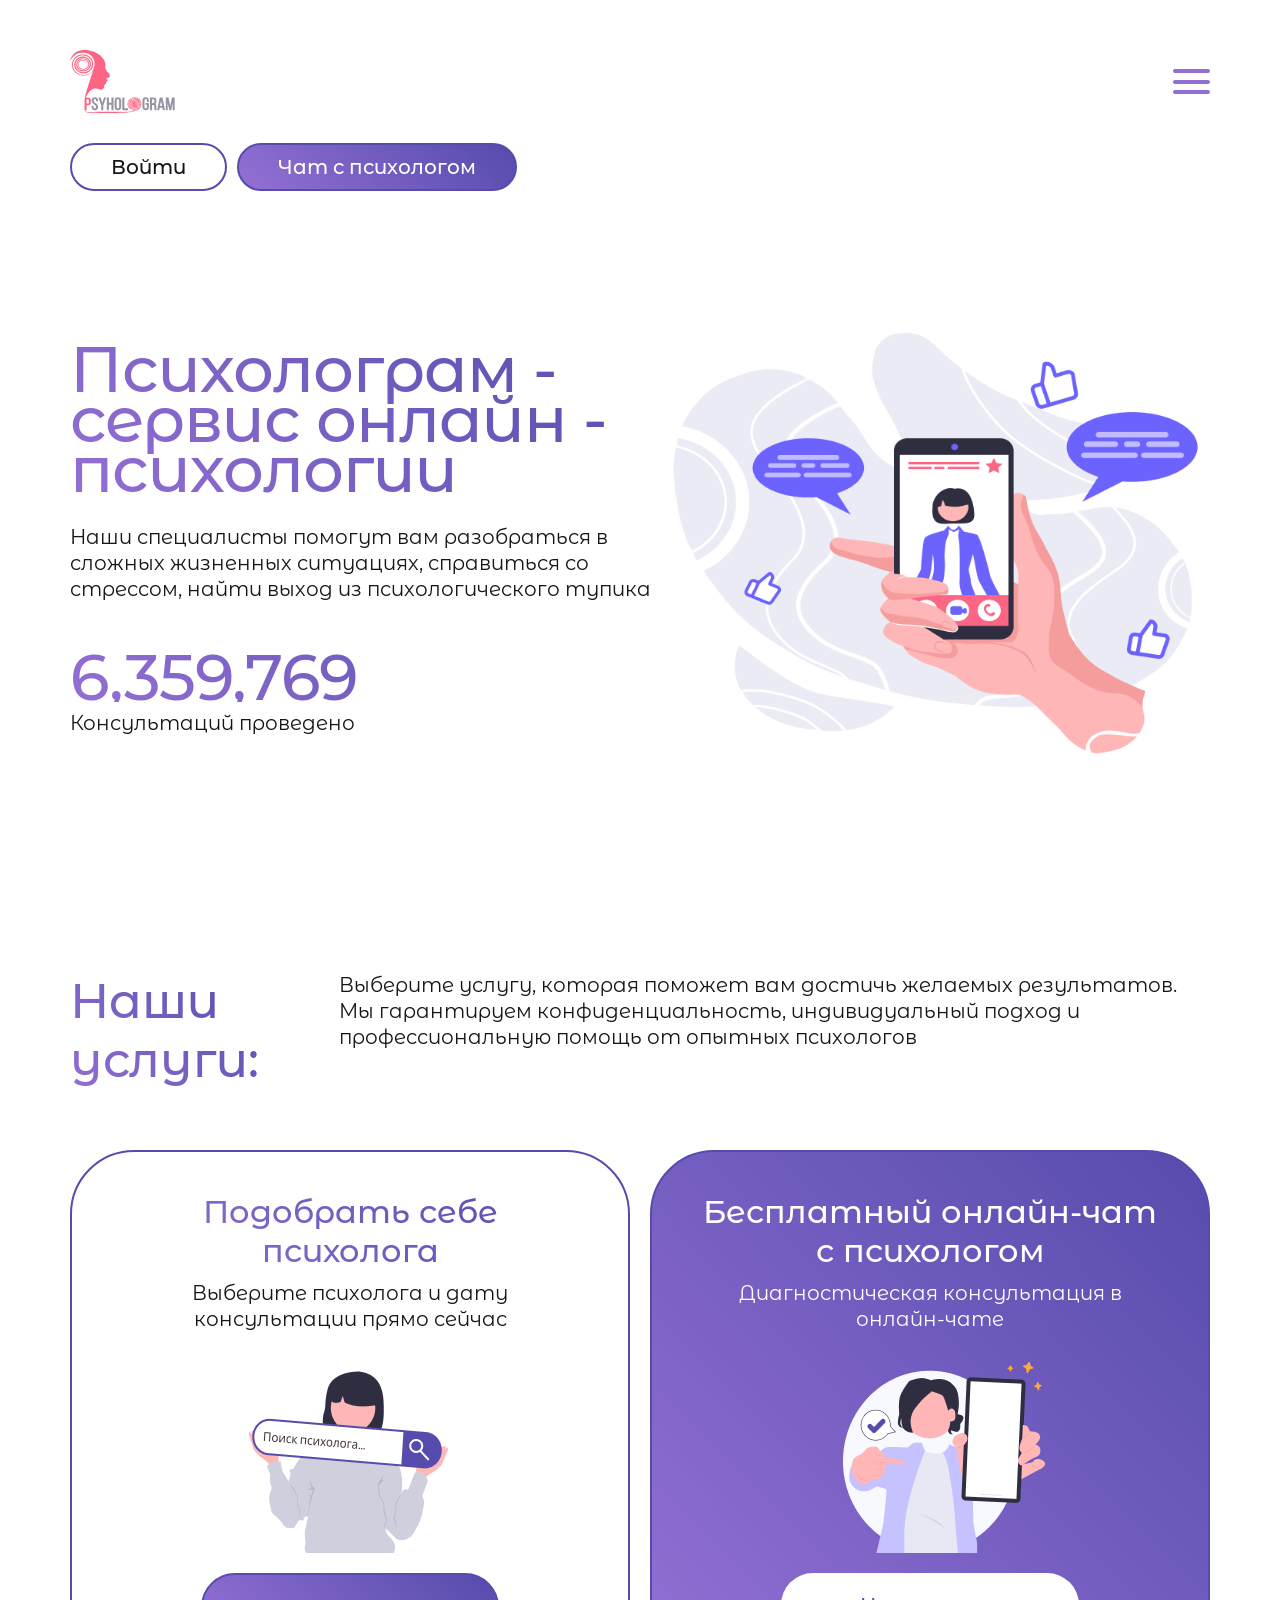
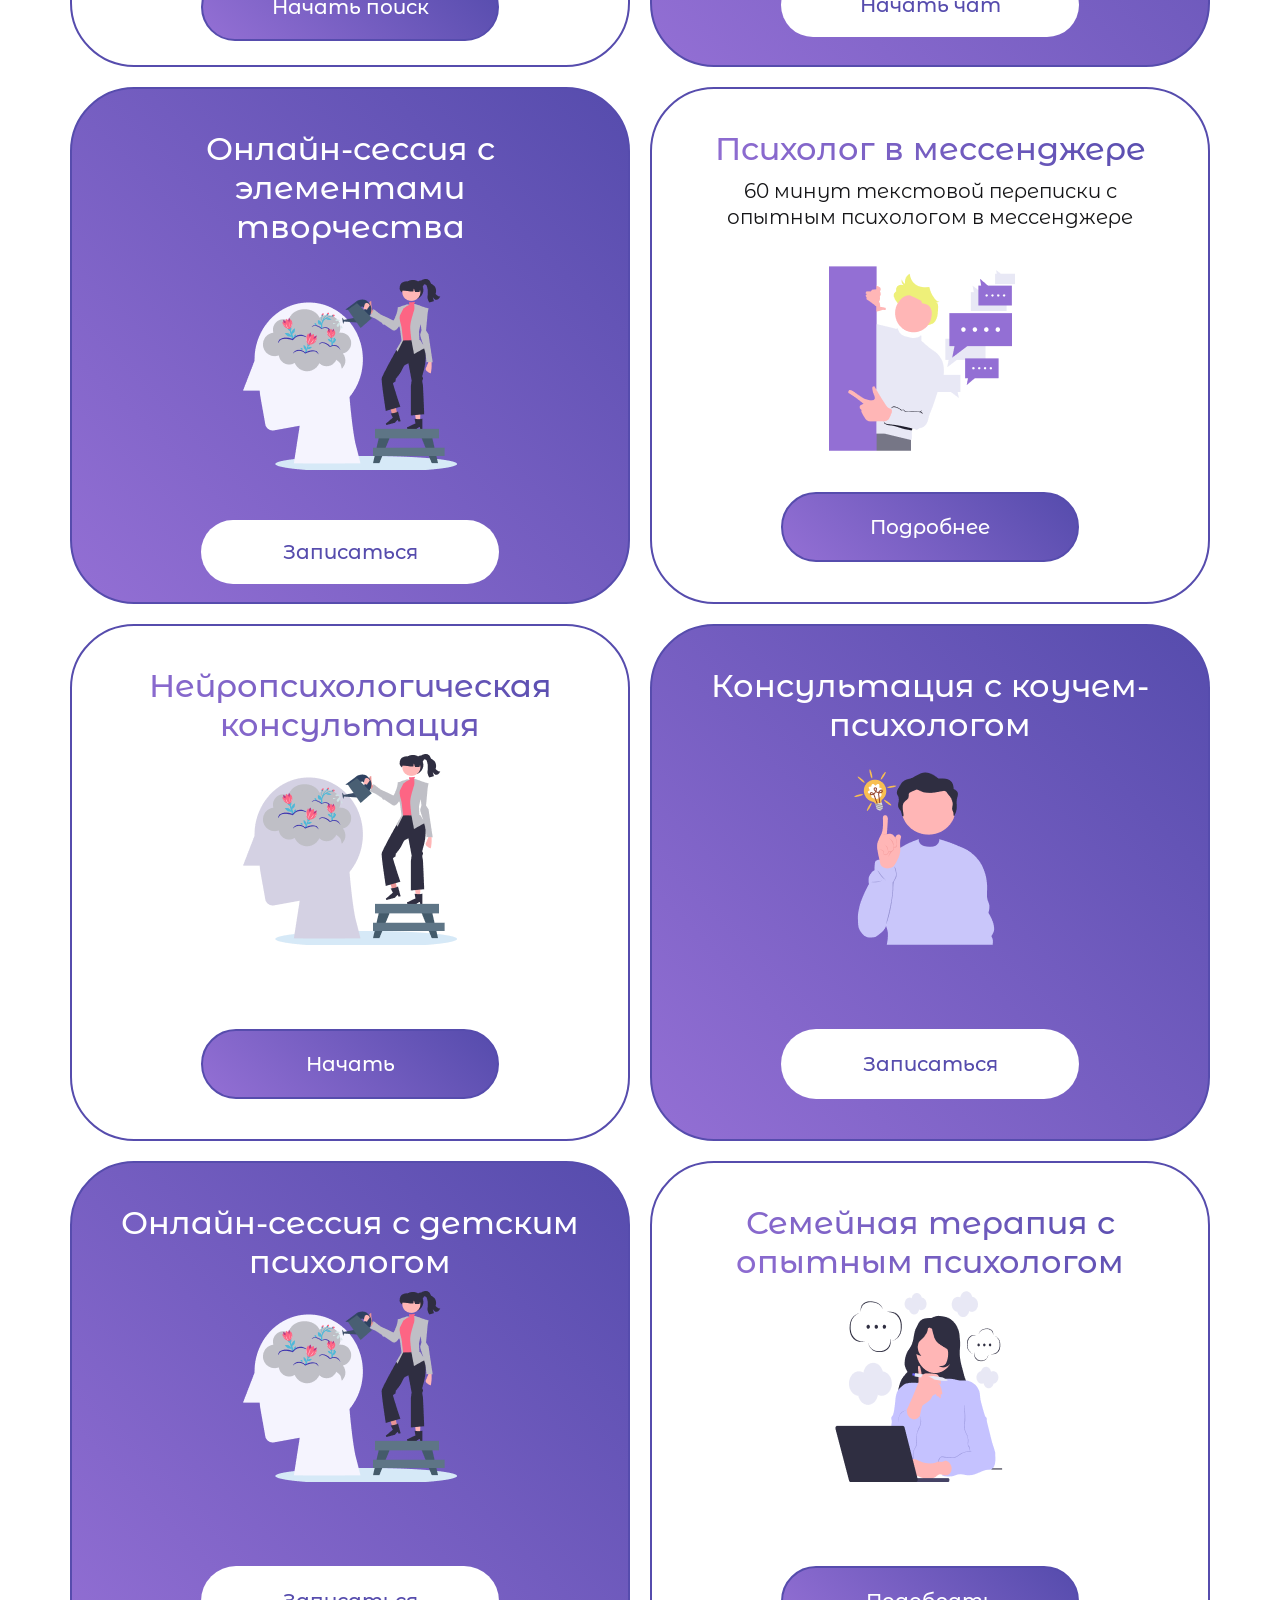
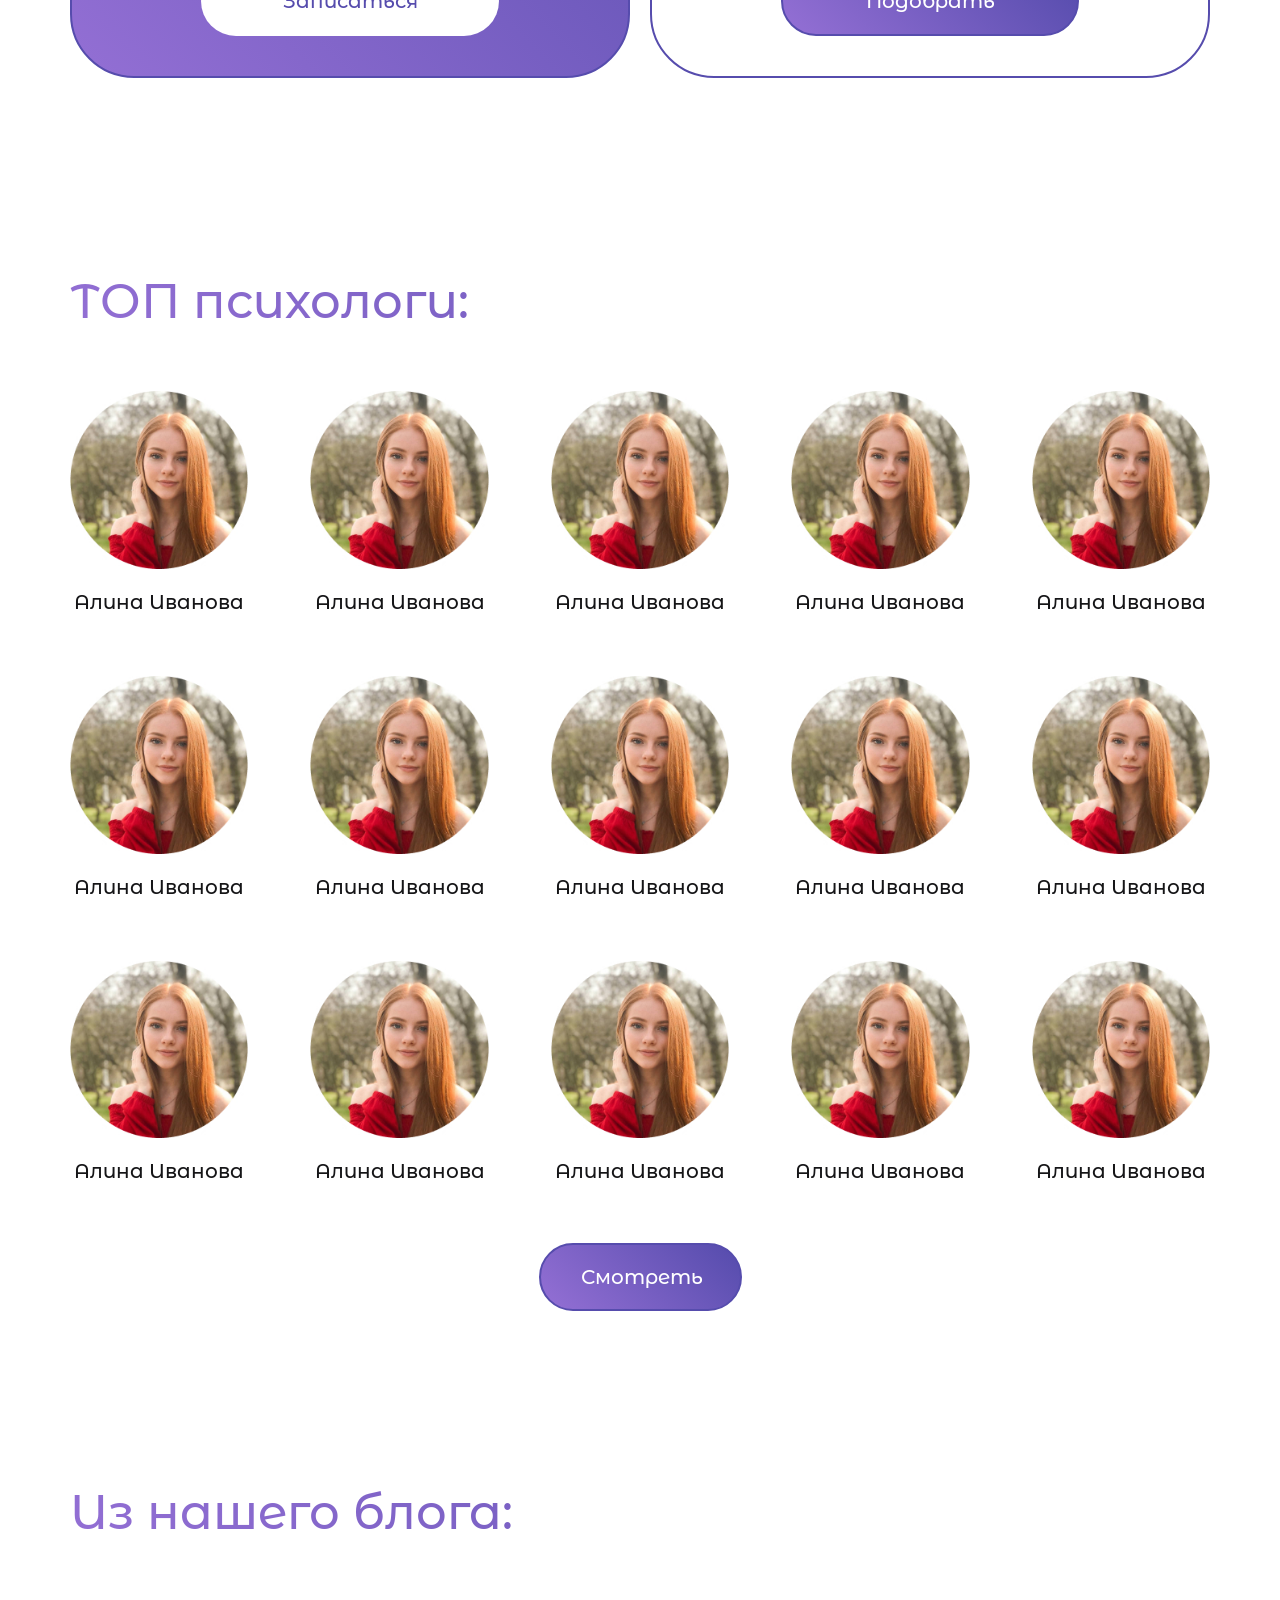
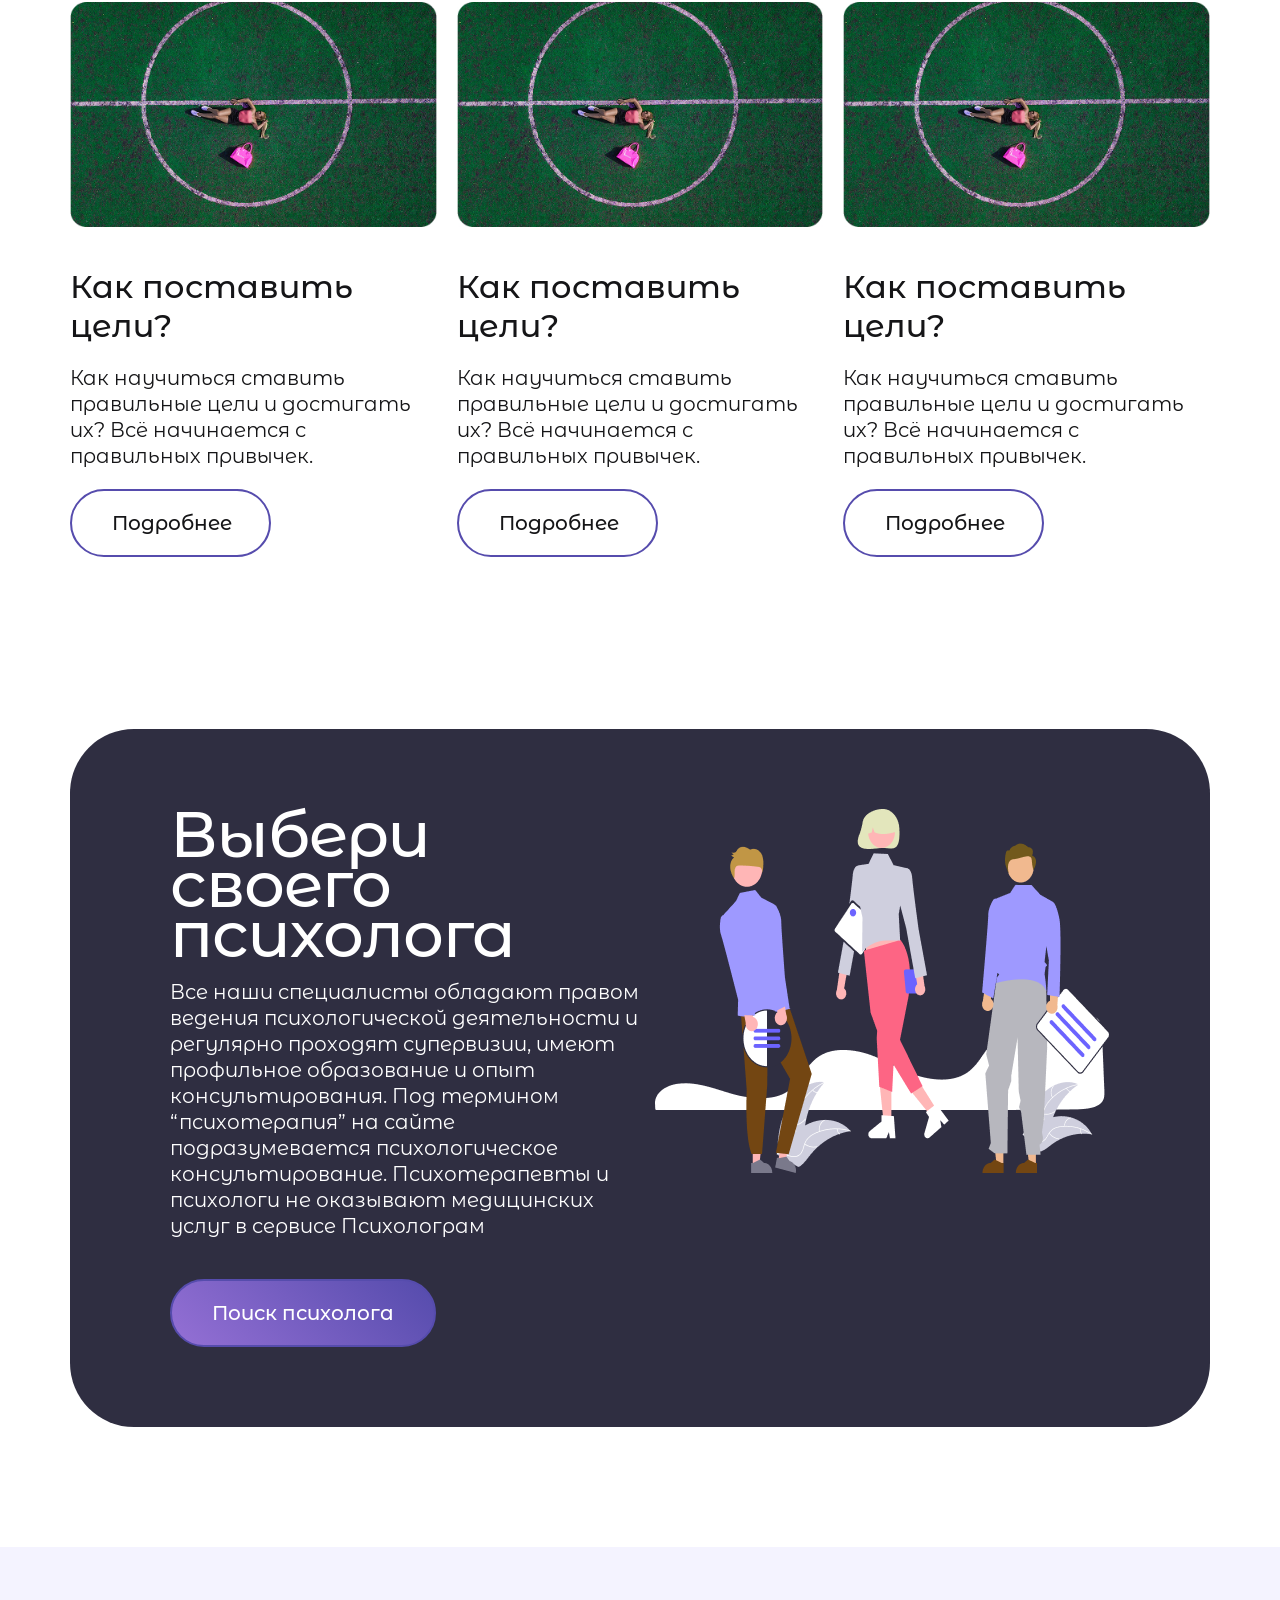
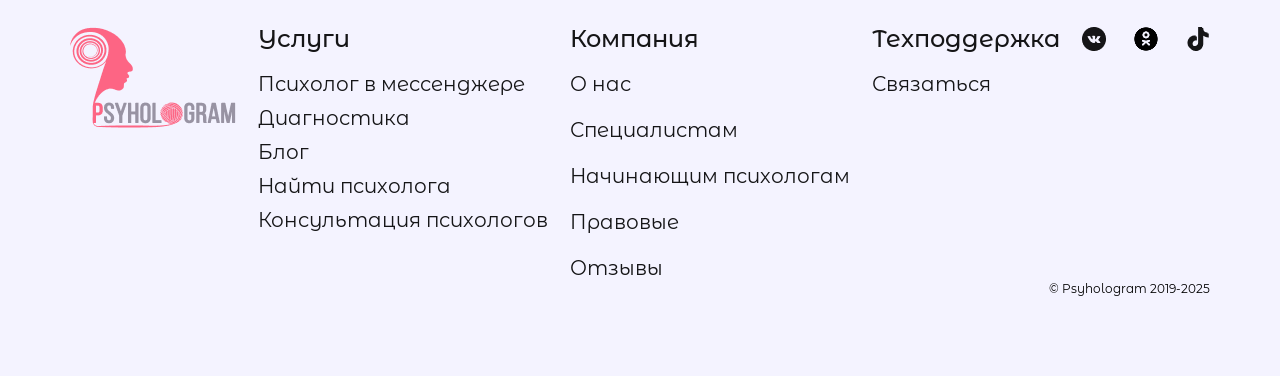
<file: index.html>
<!DOCTYPE html>
<html lang="en">
<head>
  <meta charset="UTF-8">
  <meta name="viewport" content="width=device-width, initial-scale=1.0">
  <title>psyhogram</title>
  <link rel="stylesheet" href="assets/css/main.css">
</head>
<body class="body">
  <div class="wrapper">
    <header class="header">
      <div class="header__inner">
        <div class="header__container container">
          <div class="header__wrap">
            <a class="header__logo" href="#">
              <img src="assets/image/logo.svg" alt="">
            </a>
            <nav class="header__nav">
              <ul class="header__nav-list">
                <li class="header__nav-item">
                  <a href="#hero" class="header__nav-link text-item text-hover-link">Главная</a>
                </li>
                <li class="header__nav-item">
                  <a href="#search" class="header__nav-link text-item text-hover-link">Найти психолога</a>
                </li>
                <li class="header__nav-item">
                  <a href="#" class="header__nav-link text-item header__dropdown text-hover-link">
                    <div class="header__dropdown">
                      Услуги
                      <svg width="9" height="9" viewBox="0 0 9 9" fill="none" xmlns="http://www.w3.org/2000/svg">
                        <path d="M5.36603 8C4.98113 8.66667 4.01887 8.66667 3.63397 8L0.169873 2C-0.215027 1.33333 0.266099 0.5 1.0359 0.5L7.9641 0.5C8.7339 0.5 9.21503 1.33333 8.83013 2L5.36603 8Z" fill="#151517"/>
                      </svg>     
                      <nav class="header__dropdown-nav">
                        <ul class="header__dropdown__list">
                          <li class="header__dropdown__item">
                            <a class="header__dropdown__link text-item text-item-regular" href="#">Психолог в мессенджере</a>
                          </li>
                          <li class="header__dropdown__item">
                            <a class="header__dropdown__link text-item text-item-regular" href="#">Творчество+психолог</a>
                          </li>
                          <li class="header__dropdown__item">
                            <a class="header__dropdown__link text-item text-item-regular" href="#">Семейная терапия</a>
                          </li>
                          <li class="header__dropdown__item">
                            <a class="header__dropdown__link text-item text-item-regular" href="#">Детский психолог</a>
                          </li>
                          <li class="header__dropdown__item">
                            <a class="header__dropdown__link text-item text-item-regular" href="#">Нейропсихолог</a>
                          </li>
                          <li class="header__dropdown__item">
                            <a class="header__dropdown__link text-item text-item-regular" href="#">Психокоучинг</a>
                          </li>
                        </ul>
                      </nav>  
                    </div>                                  
                  </a>
                </li>
                <li class="header__nav-item">
                  <a href="#blog" class="header__nav-link text-item text-hover-link">Блог</a>
                </li>
                <li class="header__nav-item">
                  <a href="#" class="header__nav-link text-item text-hover-link">О нас</a>
                </li>
              </ul>
            </nav>
          </div>
          <div class="header__btn">
            <a class="header__button button button-transparent" href="#">Войти</a>
            <a class="header__button button button-blueviolet" href="#">Чат с психологом</a>
          </div>
        </div>
        <div class="header__mobile">
          <div class="header__mobile-inner">
            <div class="header__mobile-container container">
              <div class="header__mobile-wrap">
                <a class="header__logo" href="#">
                  <img src="assets/image/logo.svg" alt="">
                </a>
                <button class="burger">
                  <span></span>
                </button>
              </div>
              <div class="header__mobile-btn">
                <a class="header__mobile-button button button-transparent" href="#">Войти</a>
                <a class="header__mobile-button button button-blueviolet" href="#">Чат с психологом</a>
              </div>
            </div>
            <div class="header__mobile-nav">
              <ul class="header__mobile-nav-list">
                <li class="header__mobile-nav-item">
                  <a href="#hero" class="header__mobile-nav-link text-item text-hover-link menu-link">Главная</a>
                </li>
                <li class="header__nav-item">
                  <a href="#search" class="header__mobile-nav-link text-item text-hover-link menu-link">Найти психолога</a>
                </li>
                <li class="header__mobile-nav-item">
                  <a href="#blog" class="header__mobile-nav-link text-item text-hover-link menu-link">Блог</a>
                </li>
                <li class="header__mobile-nav-item">
                  <a href="#" class="header__mobile-dropdown-link header__mobile-nav-link text-item text-hover-link">
                    <div class="header__mobile-dropdown">
                      Услуги
                      <svg width="9" height="9" viewBox="0 0 9 9" fill="none" xmlns="http://www.w3.org/2000/svg">
                        <path d="M5.36603 8C4.98113 8.66667 4.01887 8.66667 3.63397 8L0.169873 2C-0.215027 1.33333 0.266099 0.5 1.0359 0.5L7.9641 0.5C8.7339 0.5 9.21503 1.33333 8.83013 2L5.36603 8Z" fill="#151517"/>
                      </svg>     
                    </div>  
                  </a>
                  <nav class="header__mobile-dropdown-nav">
                    <ul class="header__mobile-dropdown-list">
                      <li class="header__mobile-dropdown-item">
                        <a class="header__mobile-dropdown-link text-item text-item-regular menu-link" href="#">Психолог в мессенджере</a>
                      </li>
                      <li class="header__mobile-dropdown-item">
                        <a class="header__mobile-dropdown-link text-item text-item-regular menu-link" href="#">Творчество+психолог</a>
                      </li>
                      <li class="header__mobile-dropdown-item">
                        <a class="header__mobile-dropdown-link text-item text-item-regular menu-link" href="#">Семейная терапия</a>
                      </li>
                      <li class="header__mobile-dropdown-item">
                        <a class="header__mobile-dropdown-link text-item text-item-regular menu-link" href="#">Детский психолог</a>
                      </li>
                      <li class="header__mobile-dropdown-item">
                        <a class="header__mobile-dropdown-link text-item text-item-regular menu-link" href="#">Нейропсихолог</a>
                      </li>
                      <li class="header__mobile-dropdown-item">
                        <a class="header__mobile-dropdown-link text-item text-item-regular menu-link" href="#">Психокоучинг</a>
                      </li>
                    </ul>
                  </nav>                                  
                </li>
                <li class="header__mobile-nav-item">
                  <a href="#" class="header__mobile-nav-link text-item text-hover-link menu-link">О нас</a>
                </li>
              </ul>
              <div class="header__mobile-nav-btn">
                <a class="header__mobile-nav-button button button-transparent" href="#">Войти</a>
                <a class="header__mobile-nav-button button button-blueviolet" href="#">Чат с психологом</a>
              </div>
            </div>
            <div class="header__mobile-overlay"></div>
          </div>
        </div>
      </div>
    </header>
    <main class="main">
      <section class="hero" id="hero">
        <div class="hero__inner">
          <div class="hero__container container">
            <div class="hero__info">
              <h1 class="hero__title text-title-h1">Психолограм - сервис онлайн - психологии</h1>
              <p class="hero__description text-p">Наши специалисты помогут вам разобраться в сложных жизненных ситуациях, справиться со стрессом, найти выход из психологического тупика </p>
              <div class="hero__stat">
                <span class="hero__stat-number">6,359,769</span>
                <p class="hero__stat-description">Консультаций проведено</p>
              </div>
            </div>
            <div class="hero__img">
              <img src="assets/image/hero.png" alt="">
            </div>
          </div>
        </div>
      </section>
      <section class="services" id="services">
        <div class="services__container container">
          <div class="services__head">
            <h2 class="services__title text-title-h2">Наши услуги:</h2>
            <p class="services__description text-p">Выберите услугу, которая поможет вам достичь желаемых результатов. Мы гарантируем конфиденциальность, индивидуальный подход и профессиональную помощь от опытных психологов</p>
          </div>
          <ul class="services__list">
            <li class="services__card services__card-one search__card-white">
              <div class="services__card-info">
                <h3 class="services__card-title text-title-h3">Подобрать себе психолога</h3>
                <p class="services__card-description text-p">Выберите психолога и дату консультации прямо сейчас</p>
                <div class="services__card-image">
                  <img src="assets/image/services/1.png" alt="">
                </div>  
              </div>      
              <a class="services__card-link button button-blueviolet" href="#">Начать поиск</a>
            </li>
            <li class="services__card services__card-two services__card-blue">
              <div class="services__card-info">
                <h3 class="services__card-title text-title-h3">Бесплатный онлайн-чат с психологом </h3>
                <p class="services__card-description text-p">Диагностическая консультация в онлайн-чате</p>
                <div class="services__card-image">
                  <img src="assets/image/services/2.png" alt="">
                </div> 
              </div>       
              <a class="services__card-link button button-white" href="#">Начать чат</a>
            </li>
            <li class="services__card services__card-blue services__card-three">
              <div class="services__card-info">
                <h3 class="services__card-title text-title-h3">Онлайн-сессия с элементами творчества</h3>
                <div class="services__card-image">
                  <img src="assets/image/services/3.png" alt="">
                </div> 
              </div>       
              <a class="services__card-link button button-white" href="#">Записаться</a>
            </li>
            <li class="services__card services__card-four search__card-white">
              <div class="services__card-info">
                <h3 class="services__card-title text-title-h3">Психолог в мессенджере</h3>
                <p class="services__card-description text-p">60 минут текстовой переписки с опытным психологом в мессенджере</p>
                <div class="services__card-image">
                  <img src="assets/image/services/4.png" alt="">
                </div> 
              </div>       
              <a class="services__card-link button button-blueviolet" href="#">Подробнее</a>
            </li>
            <li class="services__card services__card-five search__card-white">
              <div class="services__card-info">
                <h3 class="services__card-title text-title-h3">Нейропсихологическая консультация</h3>
                <div class="services__card-image">
                  <img src="assets/image/services/5.png" alt="">
                </div> 
              </div>       
              <a class="services__card-link button button-blueviolet" href="#">Начать</a>
            </li>
            <li class="services__card services__card-six services__card-blue">
              <div class="services__card-info">
                <h3 class="services__card-title text-title-h3">Консультация с коучем-психологом</h3>
                <div class="services__card-image">
                  <img src="assets/image/services/6.png" alt="">
                </div>   
              </div>     
              <a class="services__card-link button button-white" href="#">Записаться</a>
            </li>
            <li class="services__card services__card-seven services__card-blue">
              <div class="services__card-info">
                <h3 class="services__card-title text-title-h3">Онлайн-сессия с детским психологом</h3>
                <div class="services__card-image">
                  <img src="assets/image/services/3.png" alt="">
                </div>  
              </div>      
              <a class="services__card-link button button-white" href="#">Записаться</a>
            </li>
            <li class="services__card search__card-eth search__card-white">
              <div class="services__card-info">
                <h3 class="services__card-title text-title-h3">Семейная терапия с опытным психологом</h3>
                <div class="services__card-image">
                  <img src="assets/image/services/8.png" alt="">
                </div>  
              </div>      
              <a class="services__card-link button button-blueviolet" href="#">Подобрать</a>
            </li>
          </ul>
          <ul class="services__list services__list-two">
            <li class="services__card services__card-one search__card-white">
              <div class="services__card-info">
                <h3 class="services__card-title services__card-title-two text-title-h3">Подобрать себе психолога</h3>
                <p class="services__card-description text-p">Выберите психолога и дату консультации прямо сейчас</p>
                <div class="services__card-image">
                  <img src="assets/image/services/1.png" alt="">
                </div> 
              </div>       
              <a class="services__card-link button button-blueviolet" href="#">Начать поиск</a>
            </li>
            <li class="services__card services__card-two services__card-blue">
              <div class="services__card-info">
                <h3 class="services__card-title services__card-title-two text-title-h3">Бесплатный онлайн-чат с психологом </h3>
                <p class="services__card-description text-p">Диагностическая консультация в онлайн-чате</p>
                <div class="services__card-image">
                  <img src="assets/image/services/2.png" alt="">
                </div>
              </div>        
              <a class="services__card-link button button-white" href="#">Начать чат</a>
            </li>
            <li class="services__card services__card-four search__card-white">
              <div class="services__card-info">
                <h3 class="services__card-title services__card-title-two text-title-h3">Психолог в мессенджере</h3>
                <p class="services__card-description text-p">60 минут текстовой переписки с опытным психологом в мессенджере</p>
                <div class="services__card-image">
                  <img src="assets/image/services/4.png" alt="">
                </div>
              </div>        
              <a class="services__card-link button button-blueviolet" href="#">Подробнее</a>
            </li>
            <li class="services__card services__card-blue services__card-three">
              <div class="services__card-info">
                <h3 class="services__card-title text-title-h3">Онлайн-сессия с элементами творчества</h3>
                <div class="services__card-image">
                  <img src="assets/image/services/3.png" alt="">
                </div> 
              </div>       
              <a class="services__card-link button button-white" href="#">Записаться</a>
            </li>
            <li class="services__card services__card-five search__card-white">
              <div class="services__card-info">
                <h3 class="services__card-title text-title-h3">Нейропсихологическая консультация</h3>
                <div class="services__card-image">
                  <img src="assets/image/services/5.png" alt="">
                </div> 
              </div>       
              <a class="services__card-link button button-blueviolet" href="#">Начать</a>
            </li>
            <li class="services__card services__card-six services__card-blue">
              <div class="services__card-info">
                <h3 class="services__card-title text-title-h3">Консультация с коучем-психологом</h3>
                <div class="services__card-image">
                  <img src="assets/image/services/6.png" alt="">
                </div> 
              </div>       
              <a class="services__card-link button button-white" href="#">Записаться</a>
            </li>
            <li class="services__card search__card-eth search__card-white">
              <div class="services__card-info">
                <h3 class="services__card-title text-title-h3">Семейная терапия с опытным психологом</h3>
                <div class="services__card-image">
                  <img src="assets/image/services/8.png" alt="">
                </div> 
              </div>       
              <a class="services__card-link button button-blueviolet" href="#">Подобрать</a>
            </li>
            <li class="services__card services__card-seven services__card-blue">
              <div class="services__card-info">
                <h3 class="services__card-title text-title-h3">Онлайн-сессия с детским психологом</h3>
                <div class="services__card-image">
                  <img src="assets/image/services/3.png" alt="">
                </div> 
              </div>       
              <a class="services__card-link button button-white" href="#">Записаться</a>
            </li>
          </ul>
        </div>
      </section>
      <section class="top-psychologists" id="top-psychologists">
        <div class="top-psychologists__inner">
          <div class="top-psychologists__container container">
            <h2 class="top-psychologists__title text-title-h2">ТОП психологи:</h2>
            <ul class="top-psychologists__list">
              <li class="top-psychologists__list-card">
                <div class="top-psychologists__list-image">
                  <img width="220" src="assets/image/top-psychologists/1.jpg" alt="">
                </div>
                <span class="top-psychologists__list-name text-p text-p-medium">Алина Иванова</span>
              </li>
              <li class="top-psychologists__list-card">
                <div class="top-psychologists__list-image">
                  <img width="220" src="assets/image/top-psychologists/1.jpg" alt="">
                </div>
                <span class="top-psychologists__list-name text-p text-p-medium">Алина Иванова</span>
              </li>
              <li class="top-psychologists__list-card">
                <div class="top-psychologists__list-image">
                  <img width="220" src="assets/image/top-psychologists/1.jpg" alt="">
                </div>
                <span class="top-psychologists__list-name text-p text-p-medium">Алина Иванова</span>
              </li>
              <li class="top-psychologists__list-card">
                <div class="top-psychologists__list-image">
                  <img width="220" src="assets/image/top-psychologists/1.jpg" alt="">
                </div>
                <span class="top-psychologists__list-name text-p text-p-medium">Алина Иванова</span>
              </li>
              <li class="top-psychologists__list-card">
                <div class="top-psychologists__list-image">
                  <img width="220" src="assets/image/top-psychologists/1.jpg" alt="">
                </div>
                <span class="top-psychologists__list-name text-p text-p-medium">Алина Иванова</span>
              </li>
              <li class="top-psychologists__list-card">
                <div class="top-psychologists__list-image">
                  <img width="220" src="assets/image/top-psychologists/1.jpg" alt="">
                </div>
                <span class="top-psychologists__list-name text-p text-p-medium">Алина Иванова</span>
              </li>
              <li class="top-psychologists__list-card">
                <div class="top-psychologists__list-image">
                  <img width="220" src="assets/image/top-psychologists/1.jpg" alt="">
                </div>
                <span class="top-psychologists__list-name text-p text-p-medium">Алина Иванова</span>
              </li>
              <li class="top-psychologists__list-card">
                <div class="top-psychologists__list-image">
                  <img width="220" src="assets/image/top-psychologists/1.jpg" alt="">
                </div>
                <span class="top-psychologists__list-name text-p text-p-medium">Алина Иванова</span>
              </li>
              <li class="top-psychologists__list-card">
                <div class="top-psychologists__list-image">
                  <img width="220" src="assets/image/top-psychologists/1.jpg" alt="">
                </div>
                <span class="top-psychologists__list-name text-p text-p-medium">Алина Иванова</span>
              </li>
              <li class="top-psychologists__list-card">
                <div class="top-psychologists__list-image">
                  <img width="220" src="assets/image/top-psychologists/1.jpg" alt="">
                </div>
                <span class="top-psychologists__list-name text-p text-p-medium">Алина Иванова</span>
              </li>
              <li class="top-psychologists__list-card">
                <div class="top-psychologists__list-image">
                  <img width="220" src="assets/image/top-psychologists/1.jpg" alt="">
                </div>
                <span class="top-psychologists__list-name text-p text-p-medium">Алина Иванова</span>
              </li>
              <li class="top-psychologists__list-card">
                <div class="top-psychologists__list-image">
                  <img width="220" src="assets/image/top-psychologists/1.jpg" alt="">
                </div>
                <span class="top-psychologists__list-name text-p text-p-medium">Алина Иванова</span>
              </li>
              <li class="top-psychologists__list-card">
                <div class="top-psychologists__list-image">
                  <img width="220" src="assets/image/top-psychologists/1.jpg" alt="">
                </div>
                <span class="top-psychologists__list-name text-p text-p-medium">Алина Иванова</span>
              </li>
              <li class="top-psychologists__list-card">
                <div class="top-psychologists__list-image">
                  <img width="220" src="assets/image/top-psychologists/1.jpg" alt="">
                </div>
                <span class="top-psychologists__list-name text-p text-p-medium">Алина Иванова</span>
              </li>
              <li class="top-psychologists__list-card">
                <div class="top-psychologists__list-image">
                  <img width="220" src="assets/image/top-psychologists/1.jpg" alt="">
                </div>
                <span class="top-psychologists__list-name text-p text-p-medium">Алина Иванова</span>
              </li>
            </ul>
            <a class="top-psychologists__link button button-blueviolet" href="#">Смотреть</a>
          </div>
        </div>
      </section>
      <section class="blog" id="blog">
        <div class="blog__inner">
          <div class="blog__container container">
            <h2 class="blog__title text-title-h2">Из нашего блога:</h2>
            <div class="blog__body">
              <article class="blog__article">
                <div class="blog__article-image">
                  <img width="456" src="assets/image/blog/1.jpg" alt="">
                </div>
                <div class="blog__article-info">
                  <h3 class="blog__article-title text-title-h3">Как поставить цели?</h3>
                  <p class="blog__article-description text-p">Как научиться ставить правильные цели и достигать их? Всё начинается с правильных привычек.</p>
                  <a class="blog__article-link button button-transparent" href="#">Подробнее</a>
                </div>
              </article>
              <article class="blog__article">
                <div class="blog__article-image">
                  <img width="456" src="assets/image/blog/1.jpg" alt="">
                </div>
                <div class="blog__article-info">
                  <h3 class="blog__article-title text-title-h3">Как поставить цели?</h3>
                  <p class="blog__article-description text-p">Как научиться ставить правильные цели и достигать их? Всё начинается с правильных привычек.</p>
                  <a class="blog__article-link button button-transparent" href="#">Подробнее</a>
                </div>
              </article>
              <article class="blog__article">
                <div class="blog__article-image">
                  <img width="456"src="assets/image/blog/1.jpg" alt="">
                </div>
                <div class="blog__article-info">
                  <h3 class="blog__article-title text-title-h3">Как поставить цели?</h3>
                  <p class="blog__article-description text-p">Как научиться ставить правильные цели и достигать их? Всё начинается с правильных привычек.</p>
                  <a class="blog__article-link button button-transparent" href="#">Подробнее</a>
                </div>
              </article>
            </div>
          </div>
        </div>
      </section>
      <section class="search" id="search">
        <div class="search__container container">
          <div class="search__card">
            <div class="search__info">
              <h2 class="search__title text-title-h1">Выбери своего психолога</h2>
              <p class="search__description text-p">Все наши специалисты обладают правом ведения психологической деятельности и регулярно проходят супервизии, имеют профильное образование и опыт консультирования. Под термином “психотерапия” на сайте подразумевается психологическое консультирование. Психотерапевты и психологи не оказывают медицинских услуг в сервисе Психолограм</p>
              <a class="search__link button button-blueviolet" href="#">Поиск психолога</a>
            </div>
            <div class="search__image">
              <img src="assets/image/search.png" alt="">
            </div>
          </div>
        </div>
      </section>
    </main>
    <footer class="footer">
      <div class="footer__container container">
        <div class="footer__inner">
          <a class="footer__logo footer__col-one" href="#">
            <img src="assets/image/logo.png" alt="">
          </a>
          <div class="footer__col footer__col-two">
            <span class="text-name">Услуги</span>
            <ul class="footer__list">
              <li class="footer__item">
                <a class="footer__link text-p text-hover-link" href="#">Психолог в мессенджере</a>
              </li>
              <li class="footer__item">
                <a class="footer__link text-p text-hover-link" href="#">Диагностика</a>
              </li>
              <li class="footer__item">
                <a class="footer__link text-p text-hover-link" href="#">Блог</a>
              </li>
              <li class="footer__item">
                <a class="footer__link text-p text-hover-link" href="#">Найти психолога</a>
              </li>
              <li class="footer__item">
                <a class="footer__link text-p text-hover-link" href="#">Консультация психологов</a>
              </li>
            </ul>
          </div>
          <div class="footer__col footer__col-three">
            <span class="text-name">Компания</span>
            <ul class="footer__list footer__list-two">
              <li class="footer__item">
                <a class="footer__link text-p text-hover-link" href="#">О нас</a>
              </li>
              <li class="footer__item">
                <a class="footer__link text-p text-hover-link" href="#">Специалистам</a>
              </li>
              <li class="footer__item">
                <a class="footer__link text-p text-hover-link" href="#">Начинающим психологам</a>
              </li>
              <li class="footer__item">
                <a class="footer__link text-p text-hover-link" href="#">Правовые</a>
              </li>
              <li class="footer__item">
                <a class="footer__link text-p text-hover-link" href="#">Отзывы</a>
              </li>
            </ul>
          </div>
          <div class="footer__col footer__col-six"></div>
          <div class="footer__col footer__col-four">
            <span class="text-name">Техподдержка</span>
            <ul class="footer__list">
              <li class="footer__item">
                <a class="footer__link text-p text-hover-link" href="#">Связаться</a>
              </li>
            </ul>
          </div>
          <div class="footer__col footer__col-five">
            <ul class="footer__social">
              <li class="footer__social-item">
                <a class="footer__social-link" href="#">
                  <img src="assets/image/social/vk.png" alt="">
                </a>
              </li>
              <li class="footer__social-item">
                <a class="footer__social-link" href="#">
                  <img src="assets/image/social/ok.png" alt="">
                </a>
              </li>
              <li class="footer__social-item">
                <a class="footer__social-link" href="#">
                  <img src="assets/image/social/tiktok.png" alt="">
                </a>
              </li>
            </ul>
          </div>
        </div>
        <p class="footer__copyright">© Psyhologram 2019-2025</p>
      </div>
    </footer>
  </div>
  <script src="assets/js/main.js"></script>
</body>
</html>
</file>
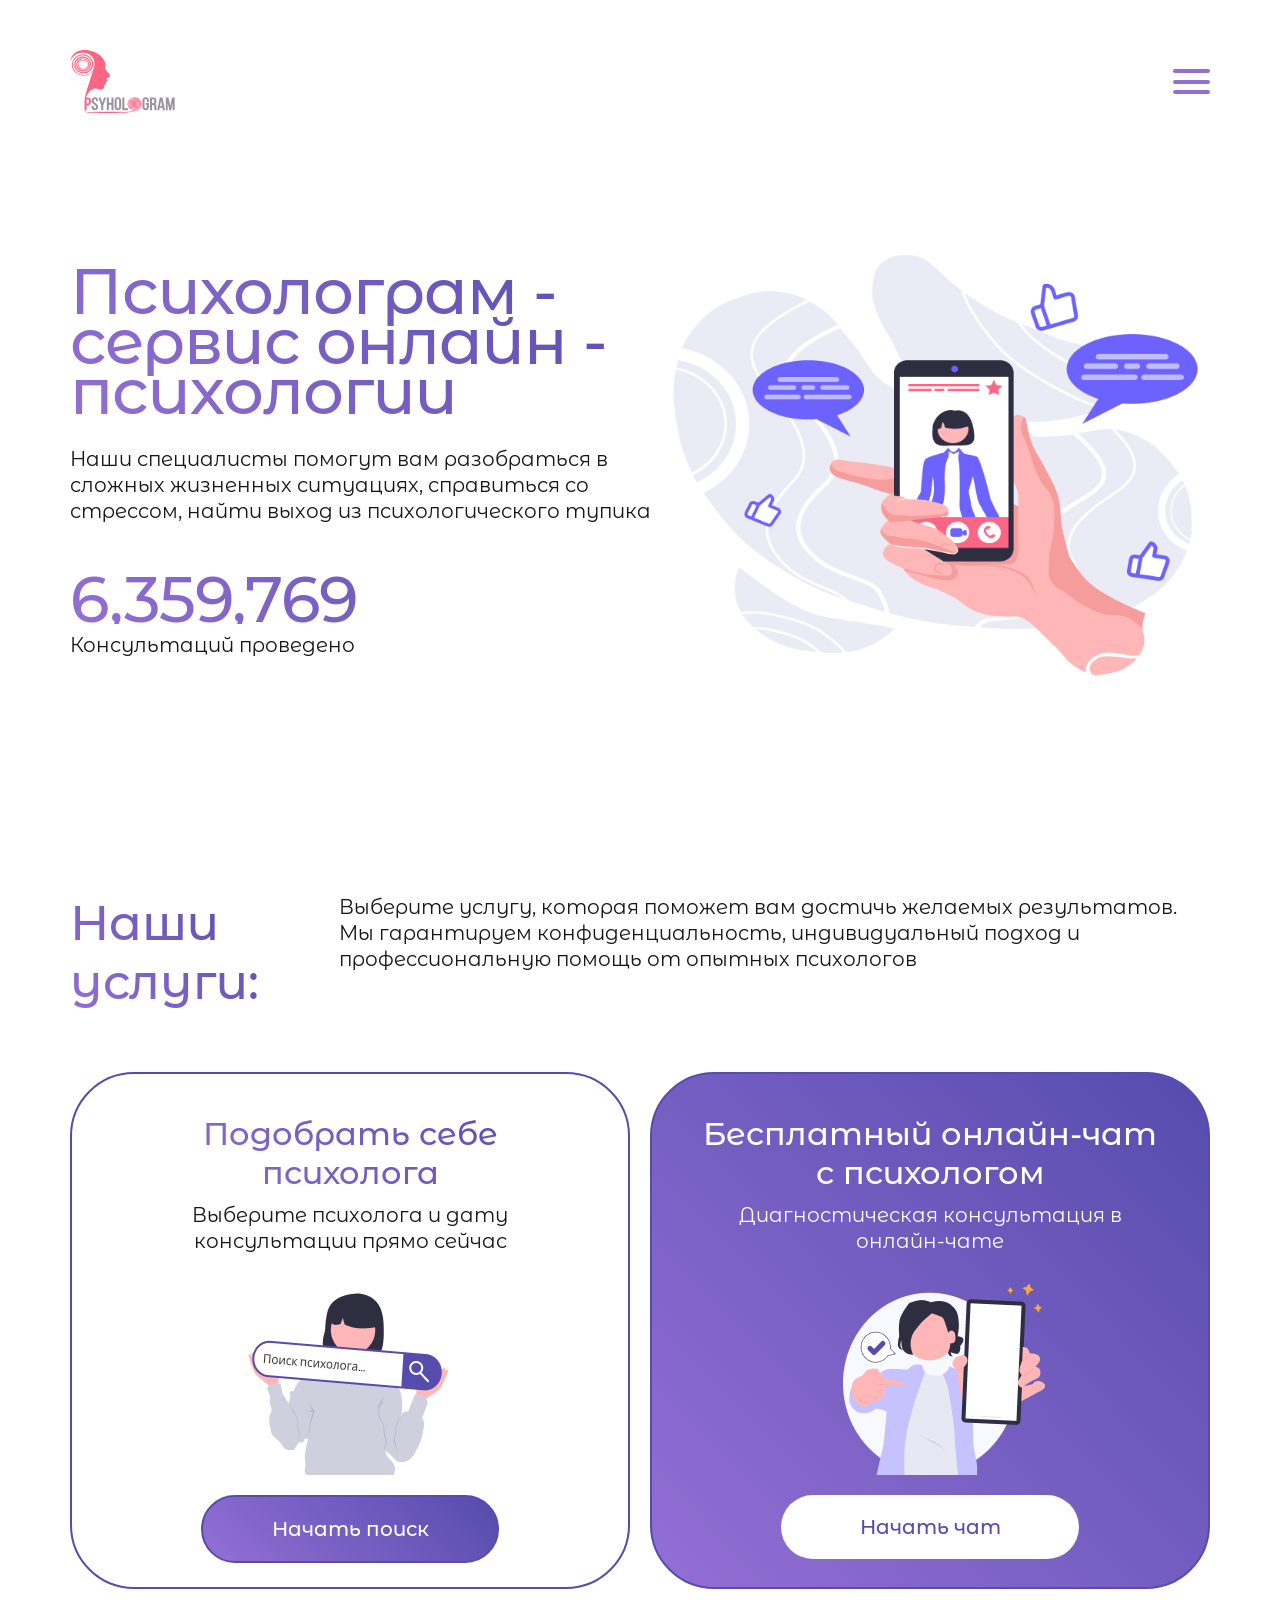
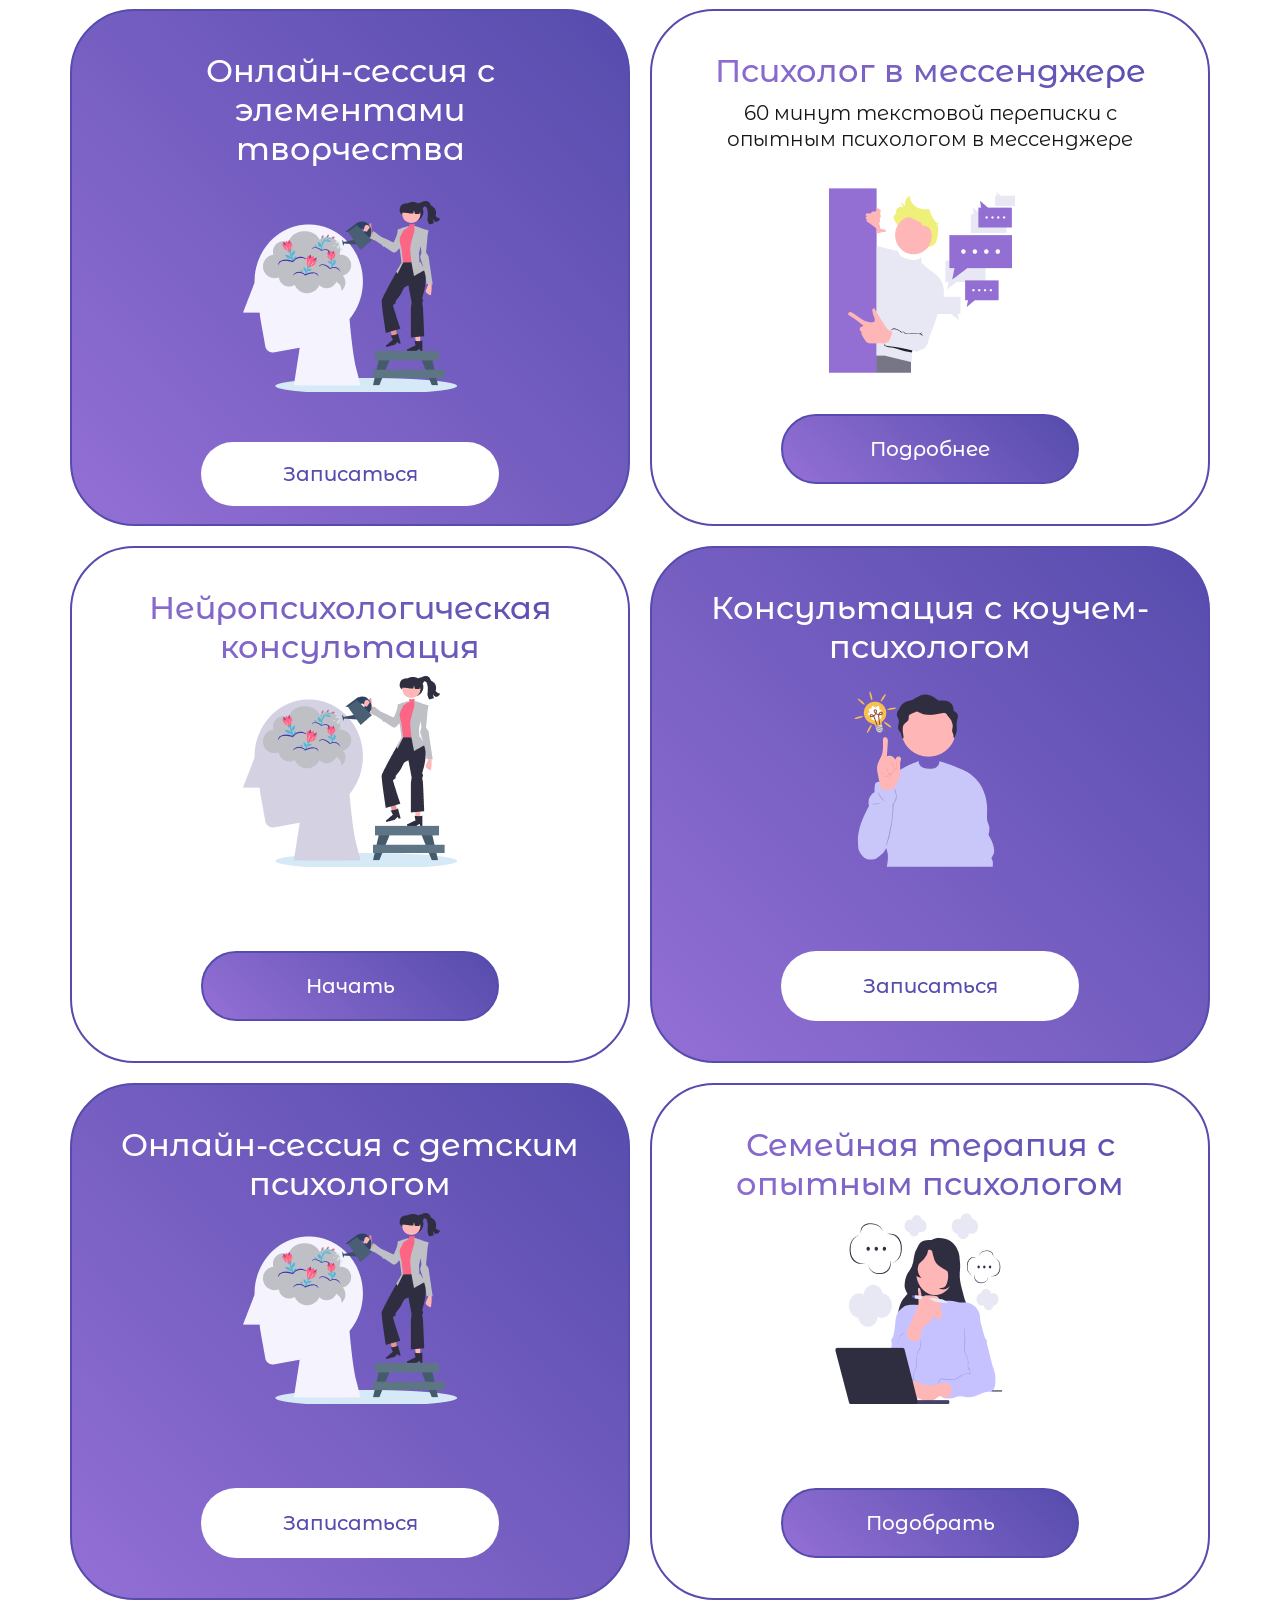
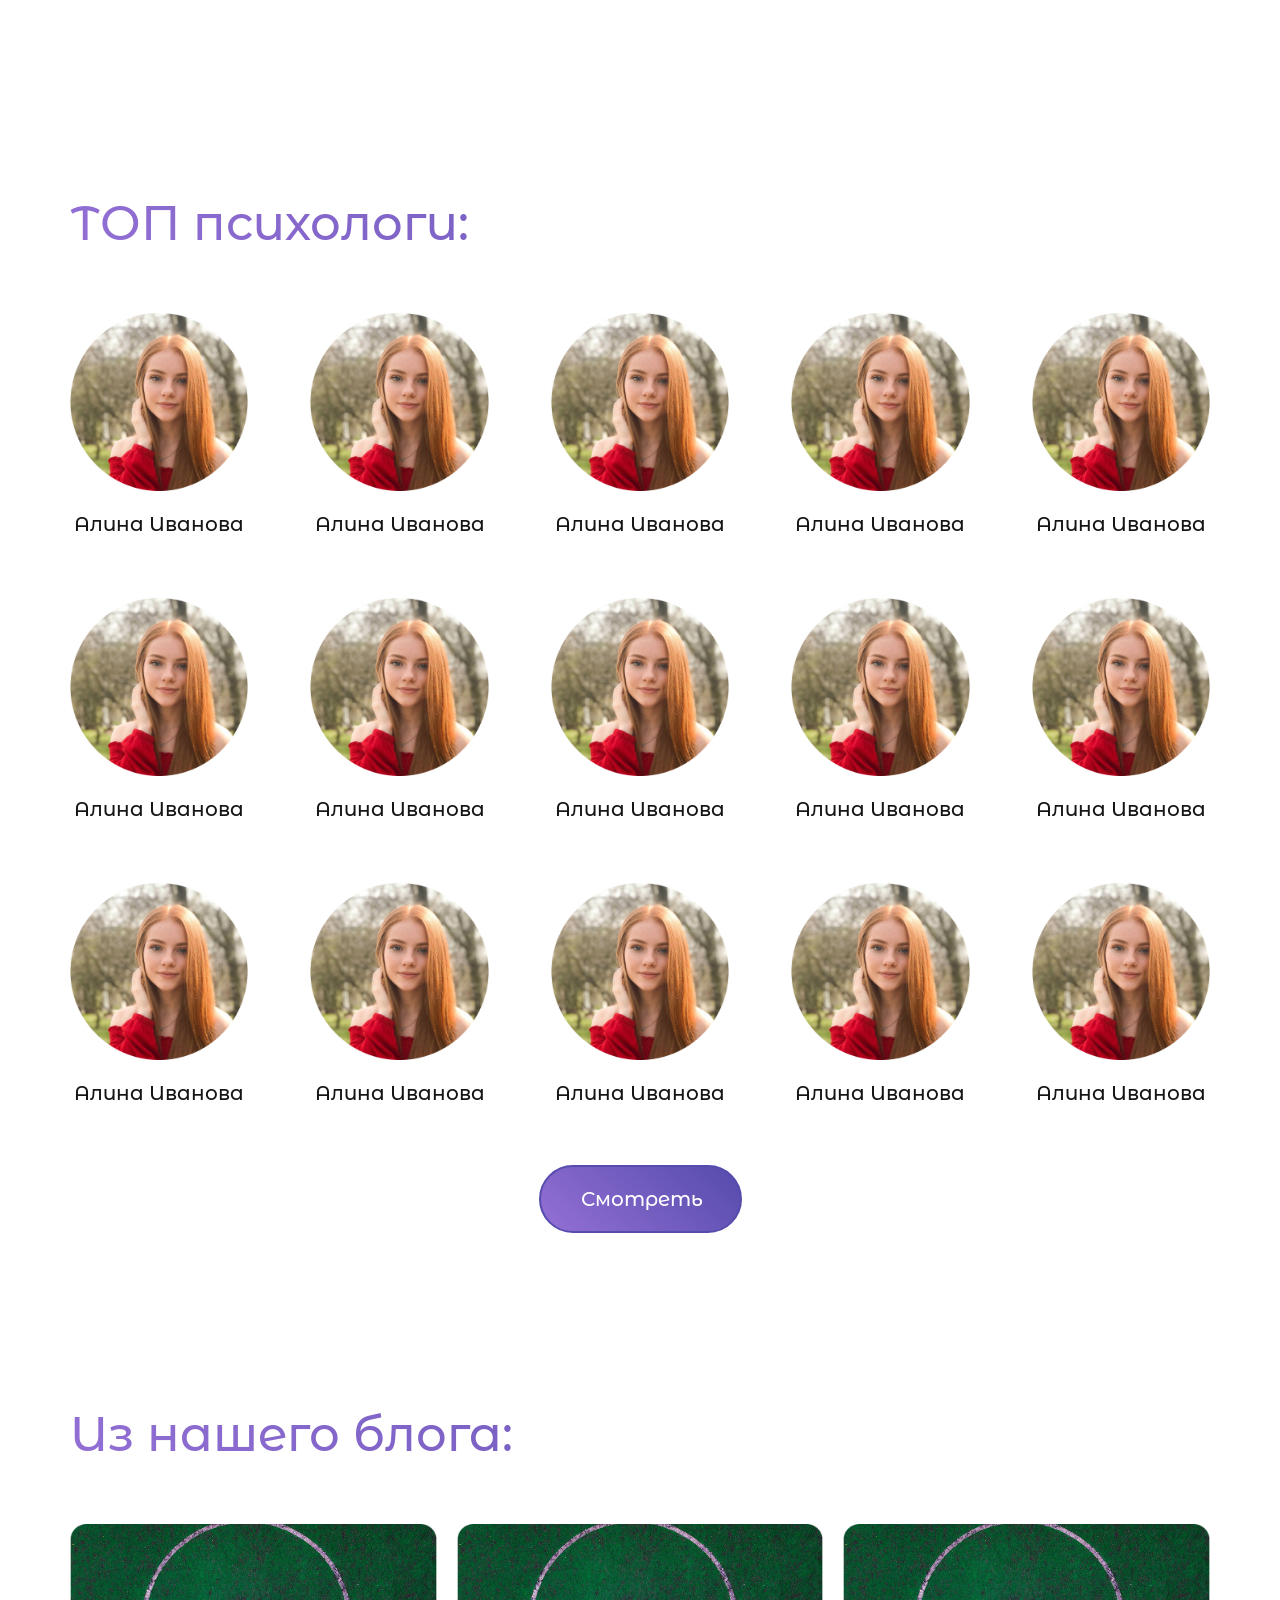
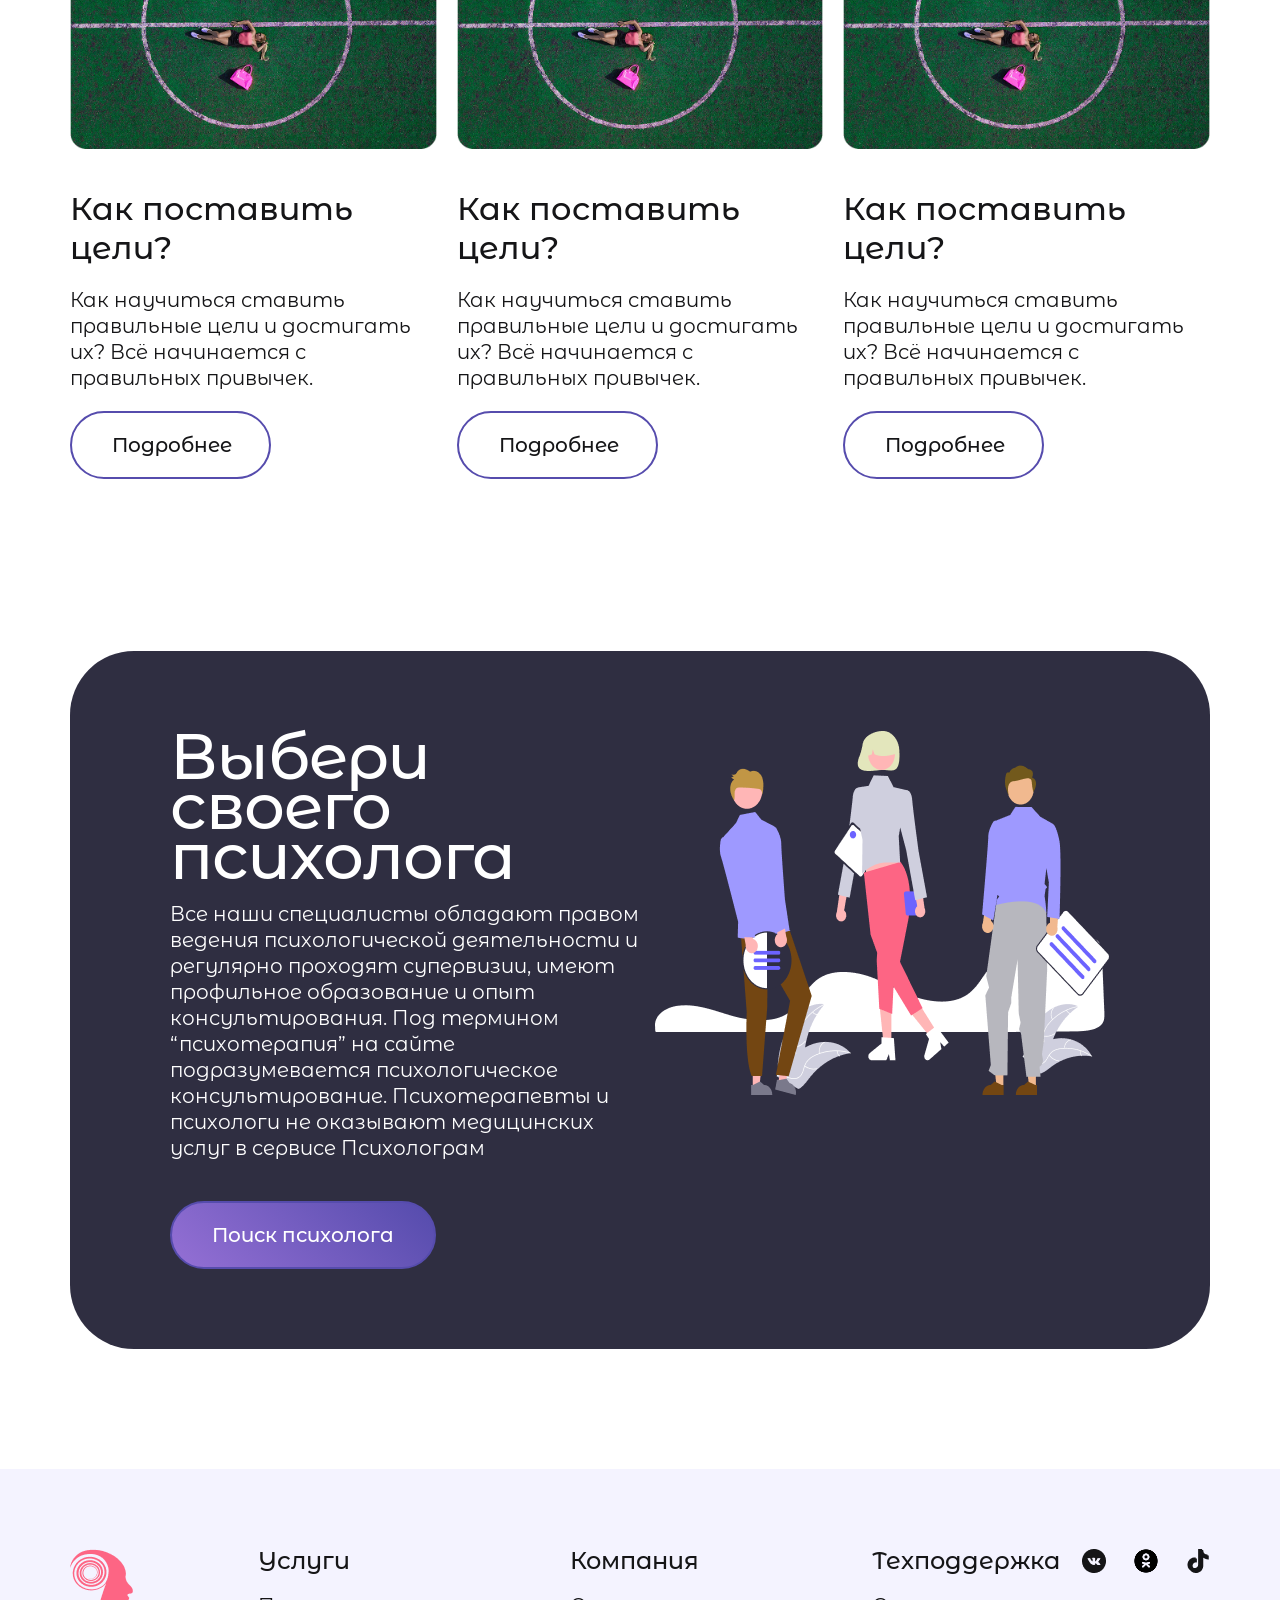
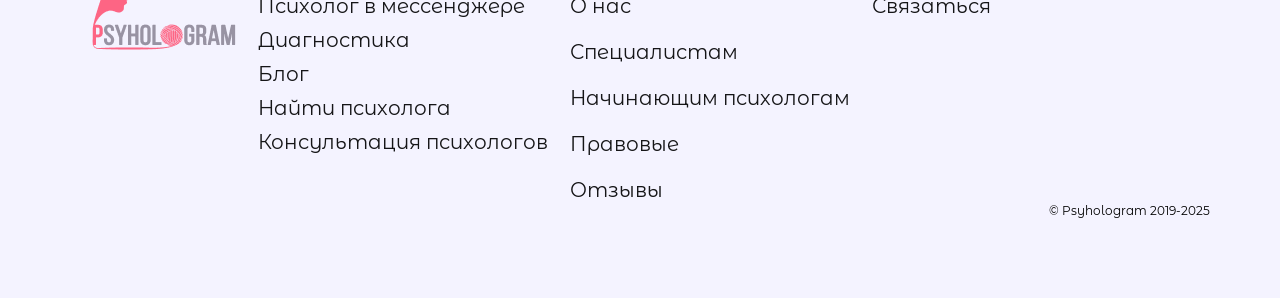
<file: auth.html>
<!DOCTYPE html>
<html lang="en">
<head>
  <meta charset="UTF-8">
  <meta name="viewport" content="width=device-width, initial-scale=1.0">
  <title>psyhogram</title>
  <link rel="stylesheet" href="assets/css/auth.css">
</head>
<body class="body">
  <div class="wrapper">
    <header class="header">
      <div class="header__inner">
        <div class="header__container container">
          <div class="header__wrap">
            <a class="header__logo" href="#">
              <img src="assets/image/logo.svg" alt="">
            </a>
            <nav class="header__nav">
              <ul class="header__nav-list">
                <li class="header__nav-item">
                  <a href="#hero" class="header__nav-link text-item text-hover-link">Главная</a>
                </li>
                <li class="header__nav-item">
                  <a href="#search" class="header__nav-link text-item text-hover-link">Найти психолога</a>
                </li>
                <li class="header__nav-item">
                  <a href="#" class="header__nav-link text-item header__dropdown text-hover-link">
                    <div class="header__dropdown">
                      Услуги
                      <svg width="9" height="9" viewBox="0 0 9 9" fill="none" xmlns="http://www.w3.org/2000/svg">
                        <path d="M5.36603 8C4.98113 8.66667 4.01887 8.66667 3.63397 8L0.169873 2C-0.215027 1.33333 0.266099 0.5 1.0359 0.5L7.9641 0.5C8.7339 0.5 9.21503 1.33333 8.83013 2L5.36603 8Z" fill="#151517"/>
                      </svg>     
                      <nav class="header__dropdown-nav">
                        <ul class="header__dropdown__list">
                          <li class="header__dropdown__item">
                            <a class="header__dropdown__link text-item text-item-regular" href="#">Психолог в мессенджере</a>
                          </li>
                          <li class="header__dropdown__item">
                            <a class="header__dropdown__link text-item text-item-regular" href="#">Творчество+психолог</a>
                          </li>
                          <li class="header__dropdown__item">
                            <a class="header__dropdown__link text-item text-item-regular" href="#">Семейная терапия</a>
                          </li>
                          <li class="header__dropdown__item">
                            <a class="header__dropdown__link text-item text-item-regular" href="#">Детский психолог</a>
                          </li>
                          <li class="header__dropdown__item">
                            <a class="header__dropdown__link text-item text-item-regular" href="#">Нейропсихолог</a>
                          </li>
                          <li class="header__dropdown__item">
                            <a class="header__dropdown__link text-item text-item-regular" href="#">Психокоучинг</a>
                          </li>
                        </ul>
                      </nav>  
                    </div>                                  
                  </a>
                </li>
                <li class="header__nav-item">
                  <a href="#blog" class="header__nav-link text-item text-hover-link">Блог</a>
                </li>
                <li class="header__nav-item">
                  <a href="#" class="header__nav-link text-item text-hover-link">О нас</a>
                </li>
              </ul>
            </nav>
          </div>
          <div class="header__btn">
            <a class="header__button button button-transparent" href="#">Мой профиль</a>
            <a class="header__button button button-blueviolet" href="#">Чаты (0)</a>
            <a class="header__button button button-blueviolet" href="#">Заявки (0)</a>
          </div>
        </div>
        <div class="header__mobile">
          <div class="header__mobile-inner">
            <div class="header__mobile-container container">
              <div class="header__mobile-wrap">
                <a class="header__logo" href="#">
                  <img src="assets/image/logo.svg" alt="">
                </a>
                <button class="burger">
                  <span></span>
                </button>
              </div>
            </div>
            <div class="header__mobile-nav">
              <ul class="header__mobile-nav-list">
                <li class="header__mobile-nav-item">
                  <a href="#hero" class="header__mobile-nav-link text-item text-hover-link menu-link">Главная</a>
                </li>
                <li class="header__nav-item">
                  <a href="#search" class="header__mobile-nav-link text-item text-hover-link menu-link">Найти психолога</a>
                </li>
                <li class="header__mobile-nav-item">
                  <a href="#blog" class="header__mobile-nav-link text-item text-hover-link menu-link">Блог</a>
                </li>
                <li class="header__mobile-nav-item">
                  <a href="#" class="header__mobile-dropdown-link header__mobile-nav-link text-item text-hover-link">
                    <div class="header__mobile-dropdown">
                      Услуги
                      <svg width="9" height="9" viewBox="0 0 9 9" fill="none" xmlns="http://www.w3.org/2000/svg">
                        <path d="M5.36603 8C4.98113 8.66667 4.01887 8.66667 3.63397 8L0.169873 2C-0.215027 1.33333 0.266099 0.5 1.0359 0.5L7.9641 0.5C8.7339 0.5 9.21503 1.33333 8.83013 2L5.36603 8Z" fill="#151517"/>
                      </svg>     
                    </div>  
                  </a>
                  <nav class="header__mobile-dropdown-nav">
                    <ul class="header__mobile-dropdown-list">
                      <li class="header__mobile-dropdown-item">
                        <a class="header__mobile-dropdown-link text-item text-item-regular menu-link" href="#">Психолог в мессенджере</a>
                      </li>
                      <li class="header__mobile-dropdown-item">
                        <a class="header__mobile-dropdown-link text-item text-item-regular menu-link" href="#">Творчество+психолог</a>
                      </li>
                      <li class="header__mobile-dropdown-item">
                        <a class="header__mobile-dropdown-link text-item text-item-regular menu-link" href="#">Семейная терапия</a>
                      </li>
                      <li class="header__mobile-dropdown-item">
                        <a class="header__mobile-dropdown-link text-item text-item-regular menu-link" href="#">Детский психолог</a>
                      </li>
                      <li class="header__mobile-dropdown-item">
                        <a class="header__mobile-dropdown-link text-item text-item-regular menu-link" href="#">Нейропсихолог</a>
                      </li>
                      <li class="header__mobile-dropdown-item">
                        <a class="header__mobile-dropdown-link text-item text-item-regular menu-link" href="#">Психокоучинг</a>
                      </li>
                    </ul>
                  </nav>                                  
                </li>
                <li class="header__mobile-nav-item">
                  <a href="#" class="header__mobile-nav-link text-item text-hover-link menu-link">О нас</a>
                </li>
              </ul>
              <div class="header__mobile-nav-btn">
                <a class="header__mobile-nav-button button button-transparent" href="#">Мой профиль</a>
                <a class="header__mobile-nav-button button button-blueviolet" href="#">Чаты (0)</a>
                <a class="header__mobile-nav-button button button-blueviolet" href="#">Заявки (0)</a>
              </div>
            </div>
            <div class="header__mobile-overlay"></div>
          </div>
        </div>
      </div>
    </header>
    <main class="main">
      <section class="hero" id="hero">
        <div class="hero__inner">
          <div class="hero__container container">
            <div class="hero__info">
              <h1 class="hero__title text-title-h1">Психолограм - сервис онлайн - психологии</h1>
              <p class="hero__description text-p">Наши специалисты помогут вам разобраться в сложных жизненных ситуациях, справиться со стрессом, найти выход из психологического тупика </p>
              <div class="hero__stat">
                <span class="hero__stat-number">6,359,769</span>
                <p class="hero__stat-description">Консультаций проведено</p>
              </div>
            </div>
            <div class="hero__img">
              <img src="assets/image/hero.png" alt="">
            </div>
          </div>
        </div>
      </section>
      <section class="services" id="services">
        <div class="services__container container">
          <div class="services__head">
            <h2 class="services__title text-title-h2">Наши услуги:</h2>
            <p class="services__description text-p">Выберите услугу, которая поможет вам достичь желаемых результатов. Мы гарантируем конфиденциальность, индивидуальный подход и профессиональную помощь от опытных психологов</p>
          </div>
          <ul class="services__list">
            <li class="services__card services__card-one search__card-white">
              <div class="services__card-info">
                <h3 class="services__card-title text-title-h3">Подобрать себе психолога</h3>
                <p class="services__card-description text-p">Выберите психолога и дату консультации прямо сейчас</p>
                <div class="services__card-image">
                  <img src="assets/image/services/1.png" alt="">
                </div>  
              </div>      
              <a class="services__card-link button button-blueviolet" href="#">Начать поиск</a>
            </li>
            <li class="services__card services__card-two services__card-blue">
              <div class="services__card-info">
                <h3 class="services__card-title text-title-h3">Бесплатный онлайн-чат с психологом </h3>
                <p class="services__card-description text-p">Диагностическая консультация в онлайн-чате</p>
                <div class="services__card-image">
                  <img src="assets/image/services/2.png" alt="">
                </div> 
              </div>       
              <a class="services__card-link button button-white" href="#">Начать чат</a>
            </li>
            <li class="services__card services__card-blue services__card-three">
              <div class="services__card-info">
                <h3 class="services__card-title text-title-h3">Онлайн-сессия с элементами творчества</h3>
                <div class="services__card-image">
                  <img src="assets/image/services/3.png" alt="">
                </div> 
              </div>       
              <a class="services__card-link button button-white" href="#">Записаться</a>
            </li>
            <li class="services__card services__card-four search__card-white">
              <div class="services__card-info">
                <h3 class="services__card-title text-title-h3">Психолог в мессенджере</h3>
                <p class="services__card-description text-p">60 минут текстовой переписки с опытным психологом в мессенджере</p>
                <div class="services__card-image">
                  <img src="assets/image/services/4.png" alt="">
                </div> 
              </div>       
              <a class="services__card-link button button-blueviolet" href="#">Подробнее</a>
            </li>
            <li class="services__card services__card-five search__card-white">
              <div class="services__card-info">
                <h3 class="services__card-title text-title-h3">Нейропсихологическая консультация</h3>
                <div class="services__card-image">
                  <img src="assets/image/services/5.png" alt="">
                </div> 
              </div>       
              <a class="services__card-link button button-blueviolet" href="#">Начать</a>
            </li>
            <li class="services__card services__card-six services__card-blue">
              <div class="services__card-info">
                <h3 class="services__card-title text-title-h3">Консультация с коучем-психологом</h3>
                <div class="services__card-image">
                  <img src="assets/image/services/6.png" alt="">
                </div>   
              </div>     
              <a class="services__card-link button button-white" href="#">Записаться</a>
            </li>
            <li class="services__card services__card-seven services__card-blue">
              <div class="services__card-info">
                <h3 class="services__card-title text-title-h3">Онлайн-сессия с детским психологом</h3>
                <div class="services__card-image">
                  <img src="assets/image/services/3.png" alt="">
                </div>  
              </div>      
              <a class="services__card-link button button-white" href="#">Записаться</a>
            </li>
            <li class="services__card search__card-eth search__card-white">
              <div class="services__card-info">
                <h3 class="services__card-title text-title-h3">Семейная терапия с опытным психологом</h3>
                <div class="services__card-image">
                  <img src="assets/image/services/8.png" alt="">
                </div>  
              </div>      
              <a class="services__card-link button button-blueviolet" href="#">Подобрать</a>
            </li>
          </ul>
          <ul class="services__list services__list-two">
            <li class="services__card services__card-one search__card-white">
              <div class="services__card-info">
                <h3 class="services__card-title services__card-title-two text-title-h3">Подобрать себе психолога</h3>
                <p class="services__card-description text-p">Выберите психолога и дату консультации прямо сейчас</p>
                <div class="services__card-image">
                  <img src="assets/image/services/1.png" alt="">
                </div> 
              </div>       
              <a class="services__card-link button button-blueviolet" href="#">Начать поиск</a>
            </li>
            <li class="services__card services__card-two services__card-blue">
              <div class="services__card-info">
                <h3 class="services__card-title services__card-title-two text-title-h3">Бесплатный онлайн-чат с психологом </h3>
                <p class="services__card-description text-p">Диагностическая консультация в онлайн-чате</p>
                <div class="services__card-image">
                  <img src="assets/image/services/2.png" alt="">
                </div>
              </div>        
              <a class="services__card-link button button-white" href="#">Начать чат</a>
            </li>
            <li class="services__card services__card-four search__card-white">
              <div class="services__card-info">
                <h3 class="services__card-title services__card-title-two text-title-h3">Психолог в мессенджере</h3>
                <p class="services__card-description text-p">60 минут текстовой переписки с опытным психологом в мессенджере</p>
                <div class="services__card-image">
                  <img src="assets/image/services/4.png" alt="">
                </div>
              </div>        
              <a class="services__card-link button button-blueviolet" href="#">Подробнее</a>
            </li>
            <li class="services__card services__card-blue services__card-three">
              <div class="services__card-info">
                <h3 class="services__card-title text-title-h3">Онлайн-сессия с элементами творчества</h3>
                <div class="services__card-image">
                  <img src="assets/image/services/3.png" alt="">
                </div> 
              </div>       
              <a class="services__card-link button button-white" href="#">Записаться</a>
            </li>
            <li class="services__card services__card-five search__card-white">
              <div class="services__card-info">
                <h3 class="services__card-title text-title-h3">Нейропсихологическая консультация</h3>
                <div class="services__card-image">
                  <img src="assets/image/services/5.png" alt="">
                </div> 
              </div>       
              <a class="services__card-link button button-blueviolet" href="#">Начать</a>
            </li>
            <li class="services__card services__card-six services__card-blue">
              <div class="services__card-info">
                <h3 class="services__card-title text-title-h3">Консультация с коучем-психологом</h3>
                <div class="services__card-image">
                  <img src="assets/image/services/6.png" alt="">
                </div> 
              </div>       
              <a class="services__card-link button button-white" href="#">Записаться</a>
            </li>
            <li class="services__card search__card-eth search__card-white">
              <div class="services__card-info">
                <h3 class="services__card-title text-title-h3">Семейная терапия с опытным психологом</h3>
                <div class="services__card-image">
                  <img src="assets/image/services/8.png" alt="">
                </div> 
              </div>       
              <a class="services__card-link button button-blueviolet" href="#">Подобрать</a>
            </li>
            <li class="services__card services__card-seven services__card-blue">
              <div class="services__card-info">
                <h3 class="services__card-title text-title-h3">Онлайн-сессия с детским психологом</h3>
                <div class="services__card-image">
                  <img src="assets/image/services/3.png" alt="">
                </div> 
              </div>       
              <a class="services__card-link button button-white" href="#">Записаться</a>
            </li>
          </ul>
        </div>
      </section>
      <section class="top-psychologists" id="top-psychologists">
        <div class="top-psychologists__inner">
          <div class="top-psychologists__container container">
            <h2 class="top-psychologists__title text-title-h2">ТОП психологи:</h2>
            <ul class="top-psychologists__list">
              <li class="top-psychologists__list-card">
                <div class="top-psychologists__list-image">
                  <img width="220" src="assets/image/top-psychologists/1.jpg" alt="">
                </div>
                <span class="top-psychologists__list-name text-p text-p-medium">Алина Иванова</span>
              </li>
              <li class="top-psychologists__list-card">
                <div class="top-psychologists__list-image">
                  <img width="220" src="assets/image/top-psychologists/1.jpg" alt="">
                </div>
                <span class="top-psychologists__list-name text-p text-p-medium">Алина Иванова</span>
              </li>
              <li class="top-psychologists__list-card">
                <div class="top-psychologists__list-image">
                  <img width="220" src="assets/image/top-psychologists/1.jpg" alt="">
                </div>
                <span class="top-psychologists__list-name text-p text-p-medium">Алина Иванова</span>
              </li>
              <li class="top-psychologists__list-card">
                <div class="top-psychologists__list-image">
                  <img width="220" src="assets/image/top-psychologists/1.jpg" alt="">
                </div>
                <span class="top-psychologists__list-name text-p text-p-medium">Алина Иванова</span>
              </li>
              <li class="top-psychologists__list-card">
                <div class="top-psychologists__list-image">
                  <img width="220" src="assets/image/top-psychologists/1.jpg" alt="">
                </div>
                <span class="top-psychologists__list-name text-p text-p-medium">Алина Иванова</span>
              </li>
              <li class="top-psychologists__list-card">
                <div class="top-psychologists__list-image">
                  <img width="220" src="assets/image/top-psychologists/1.jpg" alt="">
                </div>
                <span class="top-psychologists__list-name text-p text-p-medium">Алина Иванова</span>
              </li>
              <li class="top-psychologists__list-card">
                <div class="top-psychologists__list-image">
                  <img width="220" src="assets/image/top-psychologists/1.jpg" alt="">
                </div>
                <span class="top-psychologists__list-name text-p text-p-medium">Алина Иванова</span>
              </li>
              <li class="top-psychologists__list-card">
                <div class="top-psychologists__list-image">
                  <img width="220" src="assets/image/top-psychologists/1.jpg" alt="">
                </div>
                <span class="top-psychologists__list-name text-p text-p-medium">Алина Иванова</span>
              </li>
              <li class="top-psychologists__list-card">
                <div class="top-psychologists__list-image">
                  <img width="220" src="assets/image/top-psychologists/1.jpg" alt="">
                </div>
                <span class="top-psychologists__list-name text-p text-p-medium">Алина Иванова</span>
              </li>
              <li class="top-psychologists__list-card">
                <div class="top-psychologists__list-image">
                  <img width="220" src="assets/image/top-psychologists/1.jpg" alt="">
                </div>
                <span class="top-psychologists__list-name text-p text-p-medium">Алина Иванова</span>
              </li>
              <li class="top-psychologists__list-card">
                <div class="top-psychologists__list-image">
                  <img width="220" src="assets/image/top-psychologists/1.jpg" alt="">
                </div>
                <span class="top-psychologists__list-name text-p text-p-medium">Алина Иванова</span>
              </li>
              <li class="top-psychologists__list-card">
                <div class="top-psychologists__list-image">
                  <img width="220" src="assets/image/top-psychologists/1.jpg" alt="">
                </div>
                <span class="top-psychologists__list-name text-p text-p-medium">Алина Иванова</span>
              </li>
              <li class="top-psychologists__list-card">
                <div class="top-psychologists__list-image">
                  <img width="220" src="assets/image/top-psychologists/1.jpg" alt="">
                </div>
                <span class="top-psychologists__list-name text-p text-p-medium">Алина Иванова</span>
              </li>
              <li class="top-psychologists__list-card">
                <div class="top-psychologists__list-image">
                  <img width="220" src="assets/image/top-psychologists/1.jpg" alt="">
                </div>
                <span class="top-psychologists__list-name text-p text-p-medium">Алина Иванова</span>
              </li>
              <li class="top-psychologists__list-card">
                <div class="top-psychologists__list-image">
                  <img width="220" src="assets/image/top-psychologists/1.jpg" alt="">
                </div>
                <span class="top-psychologists__list-name text-p text-p-medium">Алина Иванова</span>
              </li>
            </ul>
            <a class="top-psychologists__link button button-blueviolet" href="#">Смотреть</a>
          </div>
        </div>
      </section>
      <section class="blog" id="blog">
        <div class="blog__inner">
          <div class="blog__container container">
            <h2 class="blog__title text-title-h2">Из нашего блога:</h2>
            <div class="blog__body">
              <article class="blog__article">
                <div class="blog__article-image">
                  <img width="456" src="assets/image/blog/1.jpg" alt="">
                </div>
                <div class="blog__article-info">
                  <h3 class="blog__article-title text-title-h3">Как поставить цели?</h3>
                  <p class="blog__article-description text-p">Как научиться ставить правильные цели и достигать их? Всё начинается с правильных привычек.</p>
                  <a class="blog__article-link button button-transparent" href="#">Подробнее</a>
                </div>
              </article>
              <article class="blog__article">
                <div class="blog__article-image">
                  <img width="456" src="assets/image/blog/1.jpg" alt="">
                </div>
                <div class="blog__article-info">
                  <h3 class="blog__article-title text-title-h3">Как поставить цели?</h3>
                  <p class="blog__article-description text-p">Как научиться ставить правильные цели и достигать их? Всё начинается с правильных привычек.</p>
                  <a class="blog__article-link button button-transparent" href="#">Подробнее</a>
                </div>
              </article>
              <article class="blog__article">
                <div class="blog__article-image">
                  <img width="456"src="assets/image/blog/1.jpg" alt="">
                </div>
                <div class="blog__article-info">
                  <h3 class="blog__article-title text-title-h3">Как поставить цели?</h3>
                  <p class="blog__article-description text-p">Как научиться ставить правильные цели и достигать их? Всё начинается с правильных привычек.</p>
                  <a class="blog__article-link button button-transparent" href="#">Подробнее</a>
                </div>
              </article>
            </div>
          </div>
        </div>
      </section>
      <section class="search" id="search">
        <div class="search__container container">
          <div class="search__card">
            <div class="search__info">
              <h2 class="search__title text-title-h1">Выбери своего психолога</h2>
              <p class="search__description text-p">Все наши специалисты обладают правом ведения психологической деятельности и регулярно проходят супервизии, имеют профильное образование и опыт консультирования. Под термином “психотерапия” на сайте подразумевается психологическое консультирование. Психотерапевты и психологи не оказывают медицинских услуг в сервисе Психолограм</p>
              <a class="search__link button button-blueviolet" href="#">Поиск психолога</a>
            </div>
            <div class="search__image">
              <img src="assets/image/search.png" alt="">
            </div>
          </div>
        </div>
      </section>
    </main>
    <footer class="footer">
      <div class="footer__container container">
        <div class="footer__inner">
          <a class="footer__logo footer__col-one" href="#">
            <img src="assets/image/logo.png" alt="">
          </a>
          <div class="footer__col footer__col-two">
            <span class="text-name">Услуги</span>
            <ul class="footer__list">
              <li class="footer__item">
                <a class="footer__link text-p text-hover-link" href="#">Психолог в мессенджере</a>
              </li>
              <li class="footer__item">
                <a class="footer__link text-p text-hover-link" href="#">Диагностика</a>
              </li>
              <li class="footer__item">
                <a class="footer__link text-p text-hover-link" href="#">Блог</a>
              </li>
              <li class="footer__item">
                <a class="footer__link text-p text-hover-link" href="#">Найти психолога</a>
              </li>
              <li class="footer__item">
                <a class="footer__link text-p text-hover-link" href="#">Консультация психологов</a>
              </li>
            </ul>
          </div>
          <div class="footer__col footer__col-three">
            <span class="text-name">Компания</span>
            <ul class="footer__list footer__list-two">
              <li class="footer__item">
                <a class="footer__link text-p text-hover-link" href="#">О нас</a>
              </li>
              <li class="footer__item">
                <a class="footer__link text-p text-hover-link" href="#">Специалистам</a>
              </li>
              <li class="footer__item">
                <a class="footer__link text-p text-hover-link" href="#">Начинающим психологам</a>
              </li>
              <li class="footer__item">
                <a class="footer__link text-p text-hover-link" href="#">Правовые</a>
              </li>
              <li class="footer__item">
                <a class="footer__link text-p text-hover-link" href="#">Отзывы</a>
              </li>
            </ul>
          </div>
          <div class="footer__col footer__col-six"></div>
          <div class="footer__col footer__col-four">
            <span class="text-name">Техподдержка</span>
            <ul class="footer__list">
              <li class="footer__item">
                <a class="footer__link text-p text-hover-link" href="#">Связаться</a>
              </li>
            </ul>
          </div>
          <div class="footer__col footer__col-five">
            <ul class="footer__social">
              <li class="footer__social-item">
                <a class="footer__social-link" href="#">
                  <img src="assets/image/social/vk.png" alt="">
                </a>
              </li>
              <li class="footer__social-item">
                <a class="footer__social-link" href="#">
                  <img src="assets/image/social/ok.png" alt="">
                </a>
              </li>
              <li class="footer__social-item">
                <a class="footer__social-link" href="#">
                  <img src="assets/image/social/tiktok.png" alt="">
                </a>
              </li>
            </ul>
          </div>
        </div>
        <p class="footer__copyright">© Psyhologram 2019-2025</p>
      </div>
    </footer>
  </div>
  <script src="assets/js/main.js"></script>
</body>
</html>
</file>
<file: assets/css/main.css>
@import url("https://fonts.googleapis.com/css2?family=Montserrat+Alternates:ital,wght@0,100;0,200;0,300;0,400;0,500;0,600;0,700;0,800;0,900;1,100;1,200;1,300;1,400;1,500;1,600;1,700;1,800;1,900&display=swap");
@import url("https://fonts.googleapis.com/css2?family=Montserrat:ital,wght@0,100..900;1,100..900&display=swap");
:root {
  --white-color: #FFFFFF;
  --dark-color: #151517;
  --blueviolet-color: #936FD4;
  --blueviolet-dark-color: #564CAD;
  --transition: .3s ease-in-out;
}

html {
  line-height: 1.15; /* 1 */
}

body {
  margin: 0;
}

main {
  display: block;
}

hr {
  overflow: visible;
  height: 0;
  -webkit-box-sizing: content-box;
          box-sizing: content-box;
}

pre {
  font-family: monospace;
  font-size: 1em;
}

a {
  background-color: transparent;
}

abbr[title] {
  border-bottom: none;
  text-decoration: underline;
  -webkit-text-decoration: underline dotted;
          text-decoration: underline dotted;
}

b,
strong {
  font-weight: bolder;
}

code,
kbd,
samp {
  font-family: monospace;
  font-size: 1em;
}

small {
  font-size: 80%;
}

sub,
sup {
  position: relative;
  vertical-align: baseline;
  font-size: 75%;
  line-height: 0;
}

sub {
  bottom: -0.25em;
}

sup {
  top: -0.5em;
}

img {
  border-style: none;
}

button,
input,
optgroup,
select,
textarea {
  margin: 0; /* 2 */
  font-family: inherit; /* 1 */
  font-size: 100%; /* 1 */
  line-height: 1.15; /* 1 */
}

/**
* Show the overflow in IE.
* 1. Show the overflow in Edge.
*/
button,
input {
  /* 1 */
  overflow: visible;
}

/**
* Remove the inheritance of text transform in Edge, Firefox, and IE.
* 1. Remove the inheritance of text transform in Firefox.
*/
button,
select {
  /* 1 */
  text-transform: none;
}

/**
* Correct the inability to style clickable types in iOS and Safari.
*/
button,
[type=button],
[type=reset],
[type=submit] {
  -webkit-appearance: button;
}

/**
* Remove the inner border and padding in Firefox.
*/
button::-moz-focus-inner,
[type=button]::-moz-focus-inner,
[type=reset]::-moz-focus-inner,
[type=submit]::-moz-focus-inner {
  border-style: none;
  padding: 0;
}

/**
* Restore the focus styles unset by the previous rule.
*/
button:-moz-focusring,
[type=button]:-moz-focusring,
[type=reset]:-moz-focusring,
[type=submit]:-moz-focusring {
  outline: 1px dotted ButtonText;
}

/**
* Correct the padding in Firefox.
*/
fieldset {
  padding: 0.35em 0.75em 0.625em;
}

/**
* 1. Correct the text wrapping in Edge and IE.
* 2. Correct the color inheritance from `fieldset` elements in IE.
* 3. Remove the padding so developers are not caught out when they zero out
*    `fieldset` elements in all browsers.
*/
legend {
  -webkit-box-sizing: border-box;
          box-sizing: border-box; /* 1 */
  color: inherit; /* 2 */
  display: table; /* 1 */
  max-width: 100%; /* 1 */
  padding: 0; /* 3 */
  white-space: normal; /* 1 */
}

/**
* Add the correct vertical alignment in Chrome, Firefox, and Opera.
*/
progress {
  vertical-align: baseline;
}

/**
* Remove the default vertical scrollbar in IE 10+.
*/
textarea {
  overflow: auto;
}

/**
* 1. Add the correct box sizing in IE 10.
* 2. Remove the padding in IE 10.
*/
[type=checkbox],
[type=radio] {
  -webkit-box-sizing: border-box;
          box-sizing: border-box; /* 1 */
  padding: 0; /* 2 */
}

/**
* Correct the cursor style of increment and decrement buttons in Chrome.
*/
[type=number]::-webkit-inner-spin-button,
[type=number]::-webkit-outer-spin-button {
  height: auto;
}

/**
* 1. Correct the odd appearance in Chrome and Safari.
* 2. Correct the outline style in Safari.
*/
[type=search] {
  -webkit-appearance: textfield; /* 1 */
  outline-offset: -2px; /* 2 */
}

/**
* Remove the inner padding in Chrome and Safari on macOS.
*/
[type=search]::-webkit-search-decoration {
  -webkit-appearance: none;
}

/**
* 1. Correct the inability to style clickable types in iOS and Safari.
* 2. Change font properties to `inherit` in Safari.
*/
::-webkit-file-upload-button {
  -webkit-appearance: button; /* 1 */
  font: inherit; /* 2 */
}

/* Interactive
  ========================================================================== */
/*
* Add the correct display in Edge, IE 10+, and Firefox.
*/
details {
  display: block;
}

/*
* Add the correct display in all browsers.
*/
summary {
  display: list-item;
}

/* Misc
  ========================================================================== */
/**
* Add the correct display in IE 10+.
*/
template {
  display: none;
}

/**
* Add the correct display in IE 10.
*/
[hidden] {
  display: none;
}

* {
  padding: 0;
  margin: 0;
  border: 0;
}

*, *:before, *:after {
  -webkit-box-sizing: border-box;
  box-sizing: border-box;
}

:focus, :active {
  outline: none;
}

a:focus, a:active {
  outline: none;
}

nav, footer, header, aside {
  display: block;
}

html, body {
  height: 100%;
  width: 100%;
  font-size: 100%;
  line-height: 1;
  -ms-text-size-adjust: 100%;
  -moz-text-size-adjust: 100%;
  -webkit-text-size-adjust: 100%;
}

input, button, textarea {
  font-family: inherit;
}

input::-ms-clear {
  display: none;
}

button {
  cursor: pointer;
}

button::-moz-focus-inner {
  padding: 0;
  border: 0;
}

a, a:visited {
  text-decoration: none;
}

a:hover {
  text-decoration: none;
}

ul li {
  list-style: none;
}

img {
  vertical-align: top;
}

h1, h2, h3, h4, h5, h6 {
  font-size: inherit;
  font-weight: inherit;
}

a {
  color: inherit;
}

.text-title-h1 {
  font-size: 64px;
  font-weight: 500;
  line-height: 50px;
  letter-spacing: -1px;
  background: linear-gradient(48.65deg, rgb(147, 111, 212), rgb(86, 76, 173));
  -webkit-background-clip: text;
  -webkit-text-fill-color: transparent;
  background-clip: text;
  text-fill-color: transparent;
}
@media (max-width: 1200px) {
  .text-title-h1 {
    font-size: 55px;
  }
}
@media (max-width: 1000px) {
  .text-title-h1 {
    font-size: 48px;
  }
}
@media (max-width: 700px) {
  .text-title-h1 {
    font-size: 42px;
  }
}
@media (max-width: 600px) {
  .text-title-h1 {
    font-size: 37px;
  }
}
@media (max-width: 500px) {
  .text-title-h1 {
    font-size: 32px;
    line-height: 40px;
  }
}
.text-title-h2 {
  background: linear-gradient(48.01deg, rgb(147, 111, 212), rgb(86, 76, 173));
  -webkit-background-clip: text;
  -webkit-text-fill-color: transparent;
  background-clip: text;
  text-fill-color: transparent;
  font-size: 48px;
  font-weight: 500;
  line-height: 59px;
  letter-spacing: 0%;
}
@media (max-width: 1200px) {
  .text-title-h2 {
    font-size: 45px;
  }
}
@media (max-width: 1000px) {
  .text-title-h2 {
    font-size: 42px;
  }
}
@media (max-width: 700px) {
  .text-title-h2 {
    font-size: 38px;
  }
}
@media (max-width: 600px) {
  .text-title-h2 {
    font-size: 35px;
  }
}
@media (max-width: 500px) {
  .text-title-h2 {
    font-size: 32px;
  }
}
.text-title-h3 {
  background: linear-gradient(48.01deg, rgb(147, 111, 212), rgb(86, 76, 173));
  -webkit-background-clip: text;
  -webkit-text-fill-color: transparent;
  background-clip: text;
  text-fill-color: transparent;
  font-size: 32px;
  font-weight: 500;
  line-height: 39px;
  letter-spacing: 0%;
}
@media (max-width: 1200px) {
  .text-title-h3 {
    font-size: 28px;
  }
}
@media (max-width: 1000px) {
  .text-title-h3 {
    font-size: 25px;
    line-height: 24px;
  }
}
@media (max-width: 500px) {
  .text-title-h3 {
    font-size: 20px;
  }
}
.text-p {
  color: var(--dark-color);
  font-size: 20px;
  font-weight: 400;
  line-height: 26px;
  letter-spacing: 0px;
}
@media (max-width: 1200px) {
  .text-p {
    font-size: 18px;
  }
}
@media (max-width: 1000px) {
  .text-p {
    font-size: 17px;
  }
}
@media (max-width: 700px) {
  .text-p {
    font-size: 15px;
    line-height: 20px;
  }
}
@media (max-width: 500px) {
  .text-p {
    font-size: 14px;
  }
}
.text-p-medium {
  font-weight: 500;
  line-height: 24px;
}
@media (max-width: 1200px) {
  .text-p-medium {
    font-size: 18px;
  }
}
@media (max-width: 1000px) {
  .text-p-medium {
    font-size: 17px;
  }
}
@media (max-width: 700px) {
  .text-p-medium {
    font-size: 15px;
    line-height: 17px;
  }
}
@media (max-width: 500px) {
  .text-p-medium {
    font-size: 14px;
  }
}
.text-item {
  color: var(--dark-color);
  font-size: 16px;
  font-weight: 600;
  line-height: 20px;
  letter-spacing: 0%;
}
.text-item-regular {
  font-weight: 500;
}
@media (max-width: 550px) {
  .text-item {
    font-size: 14px;
  }
}
.text-name {
  color: var(--dark-color);
  font-size: 24px;
  font-weight: 500;
  line-height: 24px;
}
@media (max-width: 1200px) {
  .text-name {
    font-size: 22px;
  }
}
@media (max-width: 800px) {
  .text-name {
    font-size: 20px;
  }
}
.text-hover-link {
  -webkit-transition: all var(--transition);
  transition: all var(--transition);
}
.text-hover-link:hover {
  color: var(--blueviolet-dark-color);
}

.button {
  padding: 20px 40px;
  font-size: 20px;
  font-weight: 500;
  line-height: 24px;
  letter-spacing: 0%;
  -webkit-transition: all var(--transition);
  transition: all var(--transition);
}
@media (max-width: 1000px) {
  .button {
    font-size: 14px;
    padding: 15px 30px;
  }
}
.button-blueviolet {
  color: var(--white-color);
  border-radius: 100px;
  background: linear-gradient(223.83deg, rgb(86, 76, 173) 1.947%, rgb(147, 111, 212) 98.053%);
  -webkit-transition: all var(--transition);
  transition: all var(--transition);
  border: 2px solid var(--blueviolet-dark-color);
}
.button-blueviolet:hover {
  color: var(--dark-color);
  border-radius: 100px;
  background: var(--white-color);
  border: 2px solid var(--blueviolet-dark-color);
}
.button-transparent {
  color: var(--dark-color);
  background-color: var(--white-color);
  border-radius: 100px;
  border: 2px solid var(--blueviolet-dark-color);
  -webkit-transition: all var(--transition);
  transition: all var(--transition);
}
.button-transparent:hover {
  color: var(--white-color);
  background: linear-gradient(223.83deg, rgb(86, 76, 173) 1.947%, rgb(147, 111, 212) 98.053%);
}
.button-white {
  background-color: #FFFFFF;
  border-radius: 100px;
  padding: 20px 40px;
  color: var(--blueviolet-dark-color);
  -webkit-transition: all var(--transition);
  transition: all var(--transition);
}
@media (max-width: 1000px) {
  .button-white {
    padding: 15px 30px;
  }
}
.button-white:hover {
  color: var(--white-color);
  background: linear-gradient(223.83deg, rgb(86, 76, 173) 1.947%, rgb(147, 111, 212) 98.053%);
}

.burger {
  position: relative;
  width: 37px;
  height: 25px;
  background: none;
  border: none;
  cursor: pointer;
  display: none;
  z-index: 10;
}
@media (max-width: 1300px) {
  .burger {
    display: block;
  }
}
.burger span, .burger::before, .burger::after {
  content: "";
  position: absolute;
  left: 0;
  width: 100%;
  height: 4px;
  background: rgb(147, 111, 212);
  -webkit-transition: 0.3s;
  transition: 0.3s;
  border-radius: 10px;
}
.burger span {
  top: 50%;
  -webkit-transform: translateY(-50%);
      -ms-transform: translateY(-50%);
          transform: translateY(-50%);
}
.burger::before {
  top: 0;
}
.burger::after {
  bottom: 0;
}
.burger.active span {
  -webkit-transform: translateY(-50%) rotate(45deg);
      -ms-transform: translateY(-50%) rotate(45deg);
          transform: translateY(-50%) rotate(45deg);
}
.burger.active::before {
  top: 50%;
  -webkit-transform: translateY(-50%) rotate(-45deg);
      -ms-transform: translateY(-50%) rotate(-45deg);
          transform: translateY(-50%) rotate(-45deg);
}
.burger.active::after {
  opacity: 0;
}

.body {
  font-family: "Montserrat Alternates", sans-serif;
}

.wrapper {
  width: 100%;
  min-height: 100%;
}

.container {
  margin: 0 auto;
  padding: 0 15px;
  max-width: 1438px;
  height: 100%;
}
@media (max-width: 1400px) {
  .container {
    max-width: 1270px;
  }
}
@media (max-width: 1300px) {
  .container {
    max-width: 1170px;
  }
}
@media (max-width: 1200px) {
  .container {
    max-width: 1070px;
  }
}
@media (max-width: 1100px) {
  .container {
    max-width: 970px;
  }
}
@media (max-width: 1000px) {
  .container {
    max-width: 870px;
  }
}
@media (max-width: 900px) {
  .container {
    max-width: 770px;
  }
}
@media (max-width: 800px) {
  .container {
    max-width: 670px;
  }
}
@media (max-width: 700px) {
  .container {
    max-width: 570px;
  }
}
@media (max-width: 600px) {
  .container {
    max-width: 470px;
  }
}
@media (max-width: 500px) {
  .container {
    max-width: 400px;
  }
}

.no-scroll {
  overflow: hidden;
}

.header {
  position: relative;
  padding: 50px 0 115px;
}
@media (max-width: 1200px) {
  .header {
    padding: 40px 0 70px;
  }
}
.header__container {
  display: -webkit-box;
  display: -ms-flexbox;
  display: flex;
  -webkit-box-align: center;
      -ms-flex-align: center;
          align-items: center;
  -webkit-box-pack: justify;
      -ms-flex-pack: justify;
          justify-content: space-between;
}
@media (max-width: 1300px) {
  .header__container {
    display: none;
  }
}
.header__wrap {
  display: -webkit-box;
  display: -ms-flexbox;
  display: flex;
  -webkit-box-align: center;
      -ms-flex-align: center;
          align-items: center;
  gap: 140px;
}
@media (max-width: 1400px) {
  .header__wrap {
    gap: 70px;
  }
}
@media (max-width: 1300px) {
  .header__wrap {
    display: none;
  }
}
@media (max-width: 1300px) {
  .header__nav {
    display: none;
  }
}
.header__nav-list {
  display: -webkit-box;
  display: -ms-flexbox;
  display: flex;
  gap: 50px;
}
.header__nav-link {
  position: relative;
}
.header__dropdown {
  display: -webkit-box;
  display: -ms-flexbox;
  display: flex;
  -webkit-box-align: center;
      -ms-flex-align: center;
          align-items: center;
  position: relative;
  gap: 4px;
}
.header__dropdown svg path {
  -webkit-transition: all var(--transition);
  transition: all var(--transition);
}
.header__dropdown:hover path {
  fill: var(--blueviolet-dark-color);
}
.header__dropdown:hover .header__dropdown-nav {
  opacity: 1;
  visibility: visible;
  -webkit-transition-delay: 0.3s;
          transition-delay: 0.3s;
}
.header__dropdown-nav {
  position: absolute;
  top: 100%;
  right: 50%;
  -webkit-transform: translateX(50%);
      -ms-transform: translateX(50%);
          transform: translateX(50%);
  width: 249px;
  opacity: 0;
  visibility: hidden;
  -webkit-transition: opacity 0.3s ease, visibility 0s 0.3s;
  transition: opacity 0.3s ease, visibility 0s 0.3s;
}
.header__dropdown__list {
  display: -webkit-inline-box;
  display: -ms-inline-flexbox;
  display: inline-flex;
  -webkit-box-orient: vertical;
  -webkit-box-direction: normal;
      -ms-flex-direction: column;
          flex-direction: column;
  gap: 5px;
}
.header__dropdown__item {
  display: -webkit-inline-box;
  display: -ms-inline-flexbox;
  display: inline-flex;
  -webkit-box-pack: center;
      -ms-flex-pack: center;
          justify-content: center;
}
.header__dropdown__link {
  display: -webkit-box;
  display: -ms-flexbox;
  display: flex;
  -webkit-box-align: center;
      -ms-flex-align: center;
          align-items: center;
  -webkit-box-pack: center;
      -ms-flex-pack: center;
          justify-content: center;
  padding: 0 16px;
  height: 36px;
  border: 1px solid var(--blueviolet-dark-color);
  border-radius: 100px;
  background-color: var(--white-color);
  -webkit-transition: all var(--transition);
  transition: all var(--transition);
}
.header__dropdown__link:hover {
  color: var(--white-color);
  background-color: var(--blueviolet-dark-color);
}
.header__btn {
  display: -webkit-box;
  display: -ms-flexbox;
  display: flex;
  -webkit-box-align: center;
      -ms-flex-align: center;
          align-items: center;
  gap: 20px;
}
@media (max-width: 1300px) {
  .header__btn {
    display: none;
  }
}
.header__mobile {
  display: none;
}
@media (max-width: 1300px) {
  .header__mobile {
    display: block;
  }
}
.header__mobile-wrap {
  display: -webkit-box;
  display: -ms-flexbox;
  display: flex;
  -webkit-box-align: center;
      -ms-flex-align: center;
          align-items: center;
  -webkit-box-pack: justify;
      -ms-flex-pack: justify;
          justify-content: space-between;
  margin-bottom: 30px;
}
.header__mobile-btn {
  display: -webkit-box;
  display: -ms-flexbox;
  display: flex;
  gap: 10px;
}
@media (max-width: 550px) {
  .header__mobile-btn {
    gap: 8px;
  }
}
.header__mobile-button {
  display: inline-block;
  padding: 10px 39px;
}
@media (max-width: 550px) {
  .header__mobile-button {
    -webkit-box-flex: 1;
        -ms-flex: 1;
            flex: 1;
    padding: 10px 0;
    text-align: center;
  }
}
.header__mobile-nav {
  position: absolute;
  top: 0;
  right: 0;
  z-index: 3;
  background-color: var(--white-color);
  padding: 110px 40px 40px;
  width: 100%;
  border-radius: 16px;
  display: none;
}
.header__mobile-nav.active {
  display: block;
}
.header__mobile-nav-list {
  display: -webkit-box;
  display: -ms-flexbox;
  display: flex;
  -ms-flex-wrap: wrap;
      flex-wrap: wrap;
  gap: 10px;
  margin-bottom: 20px;
}
@media (max-width: 550px) {
  .header__mobile-nav-list {
    gap: 4px;
  }
}
.header__mobile-nav-item {
  position: relative;
  -webkit-box-flex: 1;
      -ms-flex: 1;
          flex: 1;
}
.header__mobile-nav-link {
  display: -webkit-box;
  display: -ms-flexbox;
  display: flex;
  -webkit-box-align: center;
      -ms-flex-align: center;
          align-items: center;
  -webkit-box-pack: center;
      -ms-flex-pack: center;
          justify-content: center;
  padding: 10px 39px;
  height: 36px;
  border: 1px solid var(--blueviolet-dark-color);
  border-radius: 100px;
  background-color: var(--white-color);
  -webkit-transition: all var(--transition);
  transition: all var(--transition);
  white-space: nowrap;
  color: var(--blueviolet-dark-color);
}
@media (max-width: 550px) {
  .header__mobile-nav-link {
    padding: 10px 25px;
  }
}
.header__mobile-nav-link path {
  fill: var(--blueviolet-dark-color);
}
.header__mobile-nav-link:hover {
  color: var(--white-color);
  background-color: var(--blueviolet-dark-color);
}
.header__mobile-nav-link:hover svg path {
  fill: var(--white-color);
}
.header__mobile-nav-btn {
  display: -webkit-box;
  display: -ms-flexbox;
  display: flex;
  gap: 10px;
}
@media (max-width: 550px) {
  .header__mobile-nav-btn {
    gap: 8px;
    -webkit-box-orient: vertical;
    -webkit-box-direction: normal;
        -ms-flex-direction: column;
            flex-direction: column;
  }
}
.header__mobile-nav-button {
  display: inline-block;
  padding: 10px 39px;
}
@media (max-width: 550px) {
  .header__mobile-nav-button {
    -webkit-box-flex: 1;
        -ms-flex: 1;
            flex: 1;
    text-align: center;
  }
}
.header__mobile-dropdown {
  position: relative;
}
.header__mobile-dropdown-nav {
  position: absolute;
  margin: 12px 0 28px;
  display: none;
  top: 100%;
  right: 50%;
  z-index: 2;
  -webkit-transform: translateX(50%);
      -ms-transform: translateX(50%);
          transform: translateX(50%);
}
.header__mobile-dropdown-nav.active {
  display: block;
}
.header__mobile-dropdown-list {
  display: -webkit-box;
  display: -ms-flexbox;
  display: flex;
  -webkit-box-orient: vertical;
  -webkit-box-direction: normal;
      -ms-flex-direction: column;
          flex-direction: column;
  gap: 4px;
}
.header__mobile-dropdown-item {
  display: -webkit-inline-box;
  display: -ms-inline-flexbox;
  display: inline-flex;
  -webkit-box-pack: center;
      -ms-flex-pack: center;
          justify-content: center;
}
.header__mobile-dropdown-link {
  display: -webkit-box;
  display: -ms-flexbox;
  display: flex;
  -webkit-box-align: center;
      -ms-flex-align: center;
          align-items: center;
  -webkit-box-pack: center;
      -ms-flex-pack: center;
          justify-content: center;
  padding: 10px 39px;
  height: 36px;
  border: 1px solid var(--blueviolet-dark-color);
  border-radius: 100px;
  background-color: var(--white-color);
  -webkit-transition: all var(--transition);
  transition: all var(--transition);
  white-space: nowrap;
  color: var(--blueviolet-dark-color);
}
.header__mobile-dropdown-link:hover {
  color: var(--white-color);
  background-color: var(--blueviolet-dark-color);
}
.header__mobile-overlay {
  position: fixed;
  top: 0;
  left: 0;
  width: 100vw;
  height: 100vh;
  background-color: rgba(0, 0, 0, 0.5);
  z-index: 2;
  display: none;
}
.header__mobile-overlay.active {
  display: block;
}

.hero {
  padding-bottom: 198px;
}
@media (max-width: 1200px) {
  .hero {
    padding-bottom: 150px;
  }
}
@media (max-width: 1000px) {
  .hero {
    padding-bottom: 120px;
  }
}
@media (max-width: 800px) {
  .hero {
    padding-bottom: 80px;
  }
}
@media (max-width: 600px) {
  .hero {
    padding-bottom: 60px;
  }
}
.hero__container {
  display: -webkit-box;
  display: -ms-flexbox;
  display: flex;
  -webkit-box-align: center;
      -ms-flex-align: center;
          align-items: center;
  -webkit-box-pack: justify;
      -ms-flex-pack: justify;
          justify-content: space-between;
}
@media (max-width: 900px) {
  .hero__container {
    -webkit-box-orient: vertical;
    -webkit-box-direction: reverse;
        -ms-flex-direction: column-reverse;
            flex-direction: column-reverse;
    -webkit-box-align: center;
        -ms-flex-align: center;
            align-items: center;
    gap: 40px;
  }
}
.hero__info {
  max-width: 592px;
}
@media (max-width: 900px) {
  .hero__info {
    text-align: center;
  }
}
.hero__title {
  margin-bottom: 30px;
}
@media (max-width: 900px) {
  .hero__title {
    margin-bottom: 20px;
  }
}
.hero__description {
  margin-bottom: 50px;
}
@media (max-width: 1200px) {
  .hero__description {
    margin-bottom: 30px;
  }
}
@media (max-width: 900px) {
  .hero__description {
    margin-bottom: 40px;
  }
}
.hero__stat {
  display: -webkit-box;
  display: -ms-flexbox;
  display: flex;
  -webkit-box-orient: vertical;
  -webkit-box-direction: normal;
      -ms-flex-direction: column;
          flex-direction: column;
  gap: 8px;
}
@media (max-width: 900px) {
  .hero__stat {
    pag: 15px;
  }
}
.hero__stat-number {
  font-size: 64px;
  font-weight: 500;
  line-height: 50px;
  letter-spacing: -1px;
  background: linear-gradient(48.65deg, rgb(147, 111, 212), rgb(86, 76, 173));
  -webkit-background-clip: text;
  -webkit-text-fill-color: transparent;
  background-clip: text;
  text-fill-color: transparent;
}
.hero__stat-description {
  color: var(--dark-color);
  font-size: 20px;
  font-weight: 400;
  line-height: 26px;
  letter-spacing: 0px;
}
@media (max-width: 1300px) {
  .hero__img img {
    width: 550px;
  }
}
@media (max-width: 1100px) {
  .hero__img img {
    width: 450px;
  }
}
@media (max-width: 900px) {
  .hero__img img {
    width: 100%;
  }
}

.services {
  padding-bottom: 194px;
}
@media (max-width: 1200px) {
  .services {
    padding-bottom: 150px;
  }
}
@media (max-width: 1000px) {
  .services {
    padding-bottom: 120px;
  }
}
@media (max-width: 800px) {
  .services {
    padding-bottom: 80px;
  }
}
@media (max-width: 600px) {
  .services {
    padding-bottom: 60px;
  }
}
.services__head {
  display: -webkit-box;
  display: -ms-flexbox;
  display: flex;
  -webkit-box-pack: justify;
      -ms-flex-pack: justify;
          justify-content: space-between;
  gap: 80px;
  margin-bottom: 80px;
}
@media (max-width: 1400px) {
  .services__head {
    margin-bottom: 60px;
  }
}
@media (max-width: 1000px) {
  .services__head {
    -webkit-box-orient: vertical;
    -webkit-box-direction: normal;
        -ms-flex-direction: column;
            flex-direction: column;
    gap: 20px;
    margin-bottom: 40px;
  }
}
@media (max-width: 900px) {
  .services__head {
    text-align: center;
  }
}
@media (max-width: 500px) {
  .services__head {
    margin-bottom: 20px;
  }
}
.services__description {
  max-width: 975px;
}
.services__list {
  display: grid;
  gap: 20px;
  grid-template-columns: repeat(2, 1fr);
  grid-template-rows: repeat(4, 517px);
}
@media (max-width: 1000px) {
  .services__list {
    display: none;
  }
}
.services__list-two {
  display: none;
}
@media (max-width: 1000px) {
  .services__list-two {
    display: grid;
    gap: 20px;
    grid-template-columns: repeat(2, 1fr);
    grid-template-rows: repeat(4, 517px);
  }
}
@media (max-width: 1000px) and (max-width: 1000px) {
  .services__list-two {
    display: grid;
    grid-template-columns: repeat(1, 1fr);
    grid-template-rows: repeat(8, auto);
    gap: 20px;
    -ms-flex-wrap: wrap;
        flex-wrap: wrap;
  }
}
@media (max-width: 1000px) and (max-width: 600px) {
  .services__list-two {
    grid-template-rows: repeat(8, 388px);
  }
}
.services__card {
  display: -webkit-box;
  display: -ms-flexbox;
  display: flex;
  -webkit-box-orient: vertical;
  -webkit-box-direction: normal;
      -ms-flex-direction: column;
          flex-direction: column;
  -webkit-box-align: center;
      -ms-flex-align: center;
          align-items: center;
  text-align: center;
  -webkit-box-pack: justify;
      -ms-flex-pack: justify;
          justify-content: space-between;
  padding: 40px 47px;
  border: 2px solid var(--blueviolet-dark-color);
  border-radius: 64px;
}
@media (max-width: 1000px) {
  .services__card {
    -webkit-box-ordinal-group: 1;
        -ms-flex-order: 0;
            order: 0;
  }
}
@media (max-width: 600px) {
  .services__card {
    padding: 40px 20px;
  }
}
@media (max-width: 1000px) {
  .services__card-one {
    -webkit-box-ordinal-group: 0;
        -ms-flex-order: -1;
            order: -1;
  }
}
@media (max-width: 1000px) {
  .services__card-two {
    -webkit-box-ordinal-group: 0;
        -ms-flex-order: -1;
            order: -1;
  }
}
.services__card-three .services__card-title {
  margin-bottom: 33px;
}
.services__card-three img {
  margin-bottom: 30px;
}
@media (max-width: 1000px) {
  .services__card-four {
    -webkit-box-ordinal-group: 0;
        -ms-flex-order: -1;
            order: -1;
  }
}
@media (max-width: 1000px) {
  .services__card-eth {
    -webkit-box-ordinal-group: 0;
        -ms-flex-order: -1;
            order: -1;
  }
}
.services__card-blue {
  background: linear-gradient(225.58deg, rgb(86, 76, 173) 0.298%, rgb(147, 111, 212) 99.702%);
}
.services__card-blue .services__card-title {
  background: none;
  -webkit-text-fill-color: var(--white-color);
}
.services__card-blue .services__card-description {
  color: var(--white-color);
}
.services__card-title {
  margin-bottom: 10px;
}
@media (max-width: 600px) {
  .services__card-title {
    margin-bottom: 40px;
  }
}
@media (max-width: 600px) {
  .services__card-title-two {
    margin-bottom: 10px;
  }
}
.services__card-description {
  margin-bottom: 30px;
}
.services__card-image {
  margin-bottom: 20px;
}
@media (max-width: 600px) {
  .services__card-image img {
    width: 150px;
    height: 130px;
  }
}
.services__card-link {
  display: -webkit-box;
  display: -ms-flexbox;
  display: flex;
  -webkit-box-pack: center;
      -ms-flex-pack: center;
          justify-content: center;
  -webkit-box-align: center;
      -ms-flex-align: center;
          align-items: center;
  width: 298px;
  height: 70px;
  margin: 0 auto;
}
@media (max-width: 600px) {
  .services__card-link {
    width: 186px;
    height: 50px;
  }
}

.top-psychologists {
  padding-bottom: 172px;
}
@media (max-width: 1200px) {
  .top-psychologists {
    padding-bottom: 150px;
  }
}
@media (max-width: 1000px) {
  .top-psychologists {
    padding-bottom: 120px;
  }
}
@media (max-width: 800px) {
  .top-psychologists {
    padding-bottom: 80px;
  }
}
@media (max-width: 600px) {
  .top-psychologists {
    padding-bottom: 60px;
  }
}
.top-psychologists__title {
  margin-bottom: 80px;
}
@media (max-width: 1400px) {
  .top-psychologists__title {
    margin-bottom: 60px;
  }
}
@media (max-width: 1000px) {
  .top-psychologists__title {
    margin-bottom: 40px;
  }
}
@media (max-width: 500px) {
  .top-psychologists__title {
    margin-bottom: 20px;
  }
}
.top-psychologists__list {
  display: grid;
  grid-template-columns: repeat(5, 1fr);
  gap: 62px;
  margin-bottom: 60px;
}
@media (max-width: 1200px) {
  .top-psychologists__list {
    grid-template-columns: repeat(4, 1fr);
    gap: 40px;
  }
}
@media (max-width: 800px) {
  .top-psychologists__list {
    grid-template-columns: repeat(3, 1fr);
    gap: 30px;
  }
}
@media (max-width: 500px) {
  .top-psychologists__list {
    margin-bottom: 0;
  }
}
.top-psychologists__list-card {
  display: -webkit-box;
  display: -ms-flexbox;
  display: flex;
  -webkit-box-orient: vertical;
  -webkit-box-direction: normal;
      -ms-flex-direction: column;
          flex-direction: column;
  -webkit-box-align: center;
      -ms-flex-align: center;
          align-items: center;
  gap: 21px;
  text-align: center;
}
@media (max-width: 800px) {
  .top-psychologists__list-card {
    gap: 10px;
  }
}
.top-psychologists__list-image {
  max-width: 100%;
}
.top-psychologists__list-image img {
  width: 100%;
}
.top-psychologists__link {
  display: block;
  max-width: 203px;
  margin: 0 auto;
}
@media (max-width: 500px) {
  .top-psychologists__link {
    display: none;
  }
}

.blog {
  padding-bottom: 172px;
}
@media (max-width: 1200px) {
  .blog {
    padding-bottom: 150px;
  }
}
@media (max-width: 1000px) {
  .blog {
    padding-bottom: 120px;
  }
}
@media (max-width: 800px) {
  .blog {
    padding-bottom: 80px;
  }
}
@media (max-width: 600px) {
  .blog {
    padding-bottom: 60px;
  }
}
.blog__title {
  margin-bottom: 80px;
}
@media (max-width: 1400px) {
  .blog__title {
    margin-bottom: 60px;
  }
}
@media (max-width: 1000px) {
  .blog__title {
    margin-bottom: 40px;
  }
}
@media (max-width: 500px) {
  .blog__title {
    margin-bottom: 20px;
  }
}
.blog__body {
  display: grid;
  grid-template-columns: repeat(3, 1fr);
  gap: 20px;
}
@media (max-width: 900px) {
  .blog__body {
    grid-template-columns: repeat(2, 1fr);
  }
}
@media (max-width: 600px) {
  .blog__body {
    grid-template-columns: repeat(1, 1fr);
  }
}
.blog__article {
  max-width: 100%;
}
.blog__article-image {
  margin-bottom: 40px;
  max-width: 100%;
}
.blog__article-image img {
  width: 100%;
}
.blog__article-info {
  display: -webkit-box;
  display: -ms-flexbox;
  display: flex;
  -webkit-box-orient: vertical;
  -webkit-box-direction: normal;
      -ms-flex-direction: column;
          flex-direction: column;
  gap: 20px;
}
.blog__article-title {
  color: var(--dark-color);
  background: none;
  -webkit-text-fill-color: var(--dark-color);
}
.blog__article-link {
  display: inline-block;
  max-width: 201px;
}
@media (max-width: 900px) {
  .blog__article-link {
    max-width: 100%;
    text-align: center;
  }
}

.search {
  padding-bottom: 120px;
}
@media (max-width: 1200px) {
  .search {
    padding-bottom: 100px;
  }
}
@media (max-width: 1000px) {
  .search {
    padding-bottom: 80px;
  }
}
@media (max-width: 800px) {
  .search {
    padding-bottom: 60px;
  }
}
.search__card {
  display: -webkit-box;
  display: -ms-flexbox;
  display: flex;
  -webkit-box-pack: justify;
      -ms-flex-pack: justify;
          justify-content: space-between;
  padding: 80px 100px;
  border-radius: 64px;
  background: #2f2e41;
}
@media (max-width: 1200px) {
  .search__card {
    padding: 50px 70px;
  }
}
@media (max-width: 1000px) {
  .search__card {
    padding: 40px;
  }
}
@media (max-width: 900px) {
  .search__card {
    -webkit-box-orient: vertical;
    -webkit-box-direction: reverse;
        -ms-flex-direction: column-reverse;
            flex-direction: column-reverse;
  }
}
.search__info {
  max-width: 614px;
}
@media (max-width: 900px) {
  .search__info {
    display: -webkit-box;
    display: -ms-flexbox;
    display: flex;
    -webkit-box-align: center;
        -ms-flex-align: center;
            align-items: center;
    -webkit-box-pack: center;
        -ms-flex-pack: center;
            justify-content: center;
    -webkit-box-orient: vertical;
    -webkit-box-direction: normal;
        -ms-flex-direction: column;
            flex-direction: column;
    text-align: center;
  }
}
.search__title {
  margin-bottom: 20px;
  color: var(--white-color);
  background: none;
  -webkit-text-fill-color: var(--white-color);
}
.search__description {
  margin-bottom: 40px;
  color: var(--white-color);
}
@media (max-width: 1000px) {
  .search img {
    width: 350px;
  }
}
@media (max-width: 900px) {
  .search img {
    width: 100%;
    margin-bottom: 40px;
  }
}
.search__link {
  display: inline-block;
}

.footer {
  padding: 80px 0;
  background: rgb(244, 243, 255);
}
@media (max-width: 1200px) {
  .footer {
    padding: 60px 0;
  }
}
@media (max-width: 800px) {
  .footer {
    padding: 40px 0;
  }
}
.footer__inner {
  display: -webkit-box;
  display: -ms-flexbox;
  display: flex;
  -webkit-box-pack: justify;
      -ms-flex-pack: justify;
          justify-content: space-between;
  gap: 15px;
  -ms-flex-wrap: wrap;
      flex-wrap: wrap;
}
@media (max-width: 800px) {
  .footer__inner {
    display: grid;
    grid-template-columns: repeat(2, 1fr);
    gap: 20px;
  }
}
@media (max-width: 800px) {
  .footer__logo img {
    width: 130px;
  }
}
@media (max-width: 600px) {
  .footer__logo img {
    width: 100px;
  }
}
@media (max-width: 800px) {
  .footer__col {
    text-align: center;
  }
}
.footer__col span {
  display: inline-block;
  margin-bottom: 20px;
}
@media (max-width: 800px) {
  .footer__col-one {
    -webkit-box-ordinal-group: -1;
        -ms-flex-order: -2;
            order: -2;
  }
}
@media (max-width: 800px) {
  .footer__col-five {
    display: -webkit-box;
    display: -ms-flexbox;
    display: flex;
    -webkit-box-pack: center;
        -ms-flex-pack: center;
            justify-content: center;
    -webkit-box-ordinal-group: -1;
        -ms-flex-order: -2;
            order: -2;
  }
}
.footer__col-six {
  display: none;
}
@media (max-width: 800px) {
  .footer__col-six {
    display: block;
  }
}
.footer__list {
  display: -webkit-box;
  display: -ms-flexbox;
  display: flex;
  -webkit-box-orient: vertical;
  -webkit-box-direction: normal;
      -ms-flex-direction: column;
          flex-direction: column;
  gap: 8px;
}
.footer__list-two {
  gap: 20px;
}
@media (max-width: 800px) {
  .footer__list-two {
    gap: 8px;
  }
}
.footer__social {
  display: -webkit-box;
  display: -ms-flexbox;
  display: flex;
  -webkit-box-align: center;
      -ms-flex-align: center;
          align-items: center;
  gap: 28px;
}
@media (max-width: 600px) {
  .footer__social {
    gap: 10px;
  }
}
.footer__copyright {
  text-align: right;
  color: rgb(0, 0, 0);
  font-size: 12px;
  font-weight: 400;
  line-height: 15px;
}
@media (max-width: 800px) {
  .footer__copyright {
    margin-top: 20px;
  }
}
</file>
<file: assets/css/auth.css>
@import url("https://fonts.googleapis.com/css2?family=Montserrat+Alternates:ital,wght@0,100;0,200;0,300;0,400;0,500;0,600;0,700;0,800;0,900;1,100;1,200;1,300;1,400;1,500;1,600;1,700;1,800;1,900&display=swap");
@import url("https://fonts.googleapis.com/css2?family=Montserrat:ital,wght@0,100..900;1,100..900&display=swap");
:root {
  --white-color: #FFFFFF;
  --dark-color: #151517;
  --blueviolet-color: #936FD4;
  --blueviolet-dark-color: #564CAD;
  --transition: .3s ease-in-out;
}

html {
  line-height: 1.15; /* 1 */
}

body {
  margin: 0;
}

main {
  display: block;
}

hr {
  overflow: visible;
  height: 0;
  -webkit-box-sizing: content-box;
          box-sizing: content-box;
}

pre {
  font-family: monospace;
  font-size: 1em;
}

a {
  background-color: transparent;
}

abbr[title] {
  border-bottom: none;
  text-decoration: underline;
  -webkit-text-decoration: underline dotted;
          text-decoration: underline dotted;
}

b,
strong {
  font-weight: bolder;
}

code,
kbd,
samp {
  font-family: monospace;
  font-size: 1em;
}

small {
  font-size: 80%;
}

sub,
sup {
  position: relative;
  vertical-align: baseline;
  font-size: 75%;
  line-height: 0;
}

sub {
  bottom: -0.25em;
}

sup {
  top: -0.5em;
}

img {
  border-style: none;
}

button,
input,
optgroup,
select,
textarea {
  margin: 0; /* 2 */
  font-family: inherit; /* 1 */
  font-size: 100%; /* 1 */
  line-height: 1.15; /* 1 */
}

/**
* Show the overflow in IE.
* 1. Show the overflow in Edge.
*/
button,
input {
  /* 1 */
  overflow: visible;
}

/**
* Remove the inheritance of text transform in Edge, Firefox, and IE.
* 1. Remove the inheritance of text transform in Firefox.
*/
button,
select {
  /* 1 */
  text-transform: none;
}

/**
* Correct the inability to style clickable types in iOS and Safari.
*/
button,
[type=button],
[type=reset],
[type=submit] {
  -webkit-appearance: button;
}

/**
* Remove the inner border and padding in Firefox.
*/
button::-moz-focus-inner,
[type=button]::-moz-focus-inner,
[type=reset]::-moz-focus-inner,
[type=submit]::-moz-focus-inner {
  border-style: none;
  padding: 0;
}

/**
* Restore the focus styles unset by the previous rule.
*/
button:-moz-focusring,
[type=button]:-moz-focusring,
[type=reset]:-moz-focusring,
[type=submit]:-moz-focusring {
  outline: 1px dotted ButtonText;
}

/**
* Correct the padding in Firefox.
*/
fieldset {
  padding: 0.35em 0.75em 0.625em;
}

/**
* 1. Correct the text wrapping in Edge and IE.
* 2. Correct the color inheritance from `fieldset` elements in IE.
* 3. Remove the padding so developers are not caught out when they zero out
*    `fieldset` elements in all browsers.
*/
legend {
  -webkit-box-sizing: border-box;
          box-sizing: border-box; /* 1 */
  color: inherit; /* 2 */
  display: table; /* 1 */
  max-width: 100%; /* 1 */
  padding: 0; /* 3 */
  white-space: normal; /* 1 */
}

/**
* Add the correct vertical alignment in Chrome, Firefox, and Opera.
*/
progress {
  vertical-align: baseline;
}

/**
* Remove the default vertical scrollbar in IE 10+.
*/
textarea {
  overflow: auto;
}

/**
* 1. Add the correct box sizing in IE 10.
* 2. Remove the padding in IE 10.
*/
[type=checkbox],
[type=radio] {
  -webkit-box-sizing: border-box;
          box-sizing: border-box; /* 1 */
  padding: 0; /* 2 */
}

/**
* Correct the cursor style of increment and decrement buttons in Chrome.
*/
[type=number]::-webkit-inner-spin-button,
[type=number]::-webkit-outer-spin-button {
  height: auto;
}

/**
* 1. Correct the odd appearance in Chrome and Safari.
* 2. Correct the outline style in Safari.
*/
[type=search] {
  -webkit-appearance: textfield; /* 1 */
  outline-offset: -2px; /* 2 */
}

/**
* Remove the inner padding in Chrome and Safari on macOS.
*/
[type=search]::-webkit-search-decoration {
  -webkit-appearance: none;
}

/**
* 1. Correct the inability to style clickable types in iOS and Safari.
* 2. Change font properties to `inherit` in Safari.
*/
::-webkit-file-upload-button {
  -webkit-appearance: button; /* 1 */
  font: inherit; /* 2 */
}

/* Interactive
  ========================================================================== */
/*
* Add the correct display in Edge, IE 10+, and Firefox.
*/
details {
  display: block;
}

/*
* Add the correct display in all browsers.
*/
summary {
  display: list-item;
}

/* Misc
  ========================================================================== */
/**
* Add the correct display in IE 10+.
*/
template {
  display: none;
}

/**
* Add the correct display in IE 10.
*/
[hidden] {
  display: none;
}

* {
  padding: 0;
  margin: 0;
  border: 0;
}

*, *:before, *:after {
  -webkit-box-sizing: border-box;
  box-sizing: border-box;
}

:focus, :active {
  outline: none;
}

a:focus, a:active {
  outline: none;
}

nav, footer, header, aside {
  display: block;
}

html, body {
  height: 100%;
  width: 100%;
  font-size: 100%;
  line-height: 1;
  -ms-text-size-adjust: 100%;
  -moz-text-size-adjust: 100%;
  -webkit-text-size-adjust: 100%;
}

input, button, textarea {
  font-family: inherit;
}

input::-ms-clear {
  display: none;
}

button {
  cursor: pointer;
}

button::-moz-focus-inner {
  padding: 0;
  border: 0;
}

a, a:visited {
  text-decoration: none;
}

a:hover {
  text-decoration: none;
}

ul li {
  list-style: none;
}

img {
  vertical-align: top;
}

h1, h2, h3, h4, h5, h6 {
  font-size: inherit;
  font-weight: inherit;
}

a {
  color: inherit;
}

.text-title-h1 {
  font-size: 64px;
  font-weight: 500;
  line-height: 50px;
  letter-spacing: -1px;
  background: linear-gradient(48.65deg, rgb(147, 111, 212), rgb(86, 76, 173));
  -webkit-background-clip: text;
  -webkit-text-fill-color: transparent;
  background-clip: text;
  text-fill-color: transparent;
}
@media (max-width: 1200px) {
  .text-title-h1 {
    font-size: 55px;
  }
}
@media (max-width: 1000px) {
  .text-title-h1 {
    font-size: 48px;
  }
}
@media (max-width: 700px) {
  .text-title-h1 {
    font-size: 42px;
  }
}
@media (max-width: 600px) {
  .text-title-h1 {
    font-size: 37px;
  }
}
@media (max-width: 500px) {
  .text-title-h1 {
    font-size: 32px;
    line-height: 40px;
  }
}
.text-title-h2 {
  background: linear-gradient(48.01deg, rgb(147, 111, 212), rgb(86, 76, 173));
  -webkit-background-clip: text;
  -webkit-text-fill-color: transparent;
  background-clip: text;
  text-fill-color: transparent;
  font-size: 48px;
  font-weight: 500;
  line-height: 59px;
  letter-spacing: 0%;
}
@media (max-width: 1200px) {
  .text-title-h2 {
    font-size: 45px;
  }
}
@media (max-width: 1000px) {
  .text-title-h2 {
    font-size: 42px;
  }
}
@media (max-width: 700px) {
  .text-title-h2 {
    font-size: 38px;
  }
}
@media (max-width: 600px) {
  .text-title-h2 {
    font-size: 35px;
  }
}
@media (max-width: 500px) {
  .text-title-h2 {
    font-size: 32px;
  }
}
.text-title-h3 {
  background: linear-gradient(48.01deg, rgb(147, 111, 212), rgb(86, 76, 173));
  -webkit-background-clip: text;
  -webkit-text-fill-color: transparent;
  background-clip: text;
  text-fill-color: transparent;
  font-size: 32px;
  font-weight: 500;
  line-height: 39px;
  letter-spacing: 0%;
}
@media (max-width: 1200px) {
  .text-title-h3 {
    font-size: 28px;
  }
}
@media (max-width: 1000px) {
  .text-title-h3 {
    font-size: 25px;
    line-height: 24px;
  }
}
@media (max-width: 500px) {
  .text-title-h3 {
    font-size: 20px;
  }
}
.text-p {
  color: var(--dark-color);
  font-size: 20px;
  font-weight: 400;
  line-height: 26px;
  letter-spacing: 0px;
}
@media (max-width: 1200px) {
  .text-p {
    font-size: 18px;
  }
}
@media (max-width: 1000px) {
  .text-p {
    font-size: 17px;
  }
}
@media (max-width: 700px) {
  .text-p {
    font-size: 15px;
    line-height: 20px;
  }
}
@media (max-width: 500px) {
  .text-p {
    font-size: 14px;
  }
}
.text-p-medium {
  font-weight: 500;
  line-height: 24px;
}
@media (max-width: 1200px) {
  .text-p-medium {
    font-size: 18px;
  }
}
@media (max-width: 1000px) {
  .text-p-medium {
    font-size: 17px;
  }
}
@media (max-width: 700px) {
  .text-p-medium {
    font-size: 15px;
    line-height: 17px;
  }
}
@media (max-width: 500px) {
  .text-p-medium {
    font-size: 14px;
  }
}
.text-item {
  color: var(--dark-color);
  font-size: 16px;
  font-weight: 600;
  line-height: 20px;
  letter-spacing: 0%;
}
.text-item-regular {
  font-weight: 500;
}
@media (max-width: 550px) {
  .text-item {
    font-size: 14px;
  }
}
.text-name {
  color: var(--dark-color);
  font-size: 24px;
  font-weight: 500;
  line-height: 24px;
}
@media (max-width: 1200px) {
  .text-name {
    font-size: 22px;
  }
}
@media (max-width: 800px) {
  .text-name {
    font-size: 20px;
  }
}
.text-hover-link {
  -webkit-transition: all var(--transition);
  transition: all var(--transition);
}
.text-hover-link:hover {
  color: var(--blueviolet-dark-color);
}

.button {
  padding: 20px 40px;
  font-size: 20px;
  font-weight: 500;
  line-height: 24px;
  letter-spacing: 0%;
  -webkit-transition: all var(--transition);
  transition: all var(--transition);
}
@media (max-width: 1000px) {
  .button {
    font-size: 14px;
    padding: 15px 30px;
  }
}
.button-blueviolet {
  color: var(--white-color);
  border-radius: 100px;
  background: linear-gradient(223.83deg, rgb(86, 76, 173) 1.947%, rgb(147, 111, 212) 98.053%);
  -webkit-transition: all var(--transition);
  transition: all var(--transition);
  border: 2px solid var(--blueviolet-dark-color);
}
.button-blueviolet:hover {
  color: var(--dark-color);
  border-radius: 100px;
  background: var(--white-color);
  border: 2px solid var(--blueviolet-dark-color);
}
.button-transparent {
  color: var(--dark-color);
  background-color: var(--white-color);
  border-radius: 100px;
  border: 2px solid var(--blueviolet-dark-color);
  -webkit-transition: all var(--transition);
  transition: all var(--transition);
}
.button-transparent:hover {
  color: var(--white-color);
  background: linear-gradient(223.83deg, rgb(86, 76, 173) 1.947%, rgb(147, 111, 212) 98.053%);
}
.button-white {
  background-color: #FFFFFF;
  border-radius: 100px;
  padding: 20px 40px;
  color: var(--blueviolet-dark-color);
  -webkit-transition: all var(--transition);
  transition: all var(--transition);
}
@media (max-width: 1000px) {
  .button-white {
    padding: 15px 30px;
  }
}
.button-white:hover {
  color: var(--white-color);
  background: linear-gradient(223.83deg, rgb(86, 76, 173) 1.947%, rgb(147, 111, 212) 98.053%);
}

.burger {
  position: relative;
  width: 37px;
  height: 25px;
  background: none;
  border: none;
  cursor: pointer;
  display: none;
  z-index: 10;
}
@media (max-width: 1300px) {
  .burger {
    display: block;
  }
}
.burger span, .burger::before, .burger::after {
  content: "";
  position: absolute;
  left: 0;
  width: 100%;
  height: 4px;
  background: rgb(147, 111, 212);
  -webkit-transition: 0.3s;
  transition: 0.3s;
  border-radius: 10px;
}
.burger span {
  top: 50%;
  -webkit-transform: translateY(-50%);
      -ms-transform: translateY(-50%);
          transform: translateY(-50%);
}
.burger::before {
  top: 0;
}
.burger::after {
  bottom: 0;
}
.burger.active span {
  -webkit-transform: translateY(-50%) rotate(45deg);
      -ms-transform: translateY(-50%) rotate(45deg);
          transform: translateY(-50%) rotate(45deg);
}
.burger.active::before {
  top: 50%;
  -webkit-transform: translateY(-50%) rotate(-45deg);
      -ms-transform: translateY(-50%) rotate(-45deg);
          transform: translateY(-50%) rotate(-45deg);
}
.burger.active::after {
  opacity: 0;
}

.body {
  font-family: "Montserrat Alternates", sans-serif;
}

.wrapper {
  width: 100%;
  min-height: 100%;
}

.container {
  margin: 0 auto;
  padding: 0 15px;
  max-width: 1438px;
  height: 100%;
}
@media (max-width: 1400px) {
  .container {
    max-width: 1270px;
  }
}
@media (max-width: 1300px) {
  .container {
    max-width: 1170px;
  }
}
@media (max-width: 1200px) {
  .container {
    max-width: 1070px;
  }
}
@media (max-width: 1100px) {
  .container {
    max-width: 970px;
  }
}
@media (max-width: 1000px) {
  .container {
    max-width: 870px;
  }
}
@media (max-width: 900px) {
  .container {
    max-width: 770px;
  }
}
@media (max-width: 800px) {
  .container {
    max-width: 670px;
  }
}
@media (max-width: 700px) {
  .container {
    max-width: 570px;
  }
}
@media (max-width: 600px) {
  .container {
    max-width: 470px;
  }
}
@media (max-width: 500px) {
  .container {
    max-width: 400px;
  }
}

.no-scroll {
  overflow: hidden;
}

.header {
  position: relative;
  padding: 50px 0 115px;
}
@media (max-width: 1200px) {
  .header {
    padding: 40px 0 70px;
  }
}
.header__container {
  display: -webkit-box;
  display: -ms-flexbox;
  display: flex;
  -webkit-box-align: center;
      -ms-flex-align: center;
          align-items: center;
  -webkit-box-pack: justify;
      -ms-flex-pack: justify;
          justify-content: space-between;
  gap: 59px;
}
@media (max-width: 1450px) {
  .header__container {
    gap: 30px;
  }
}
@media (max-width: 1300px) {
  .header__container {
    display: none;
  }
}
.header__wrap {
  display: -webkit-box;
  display: -ms-flexbox;
  display: flex;
  -webkit-box-align: center;
      -ms-flex-align: center;
          align-items: center;
  gap: 68px;
}
@media (max-width: 1450px) {
  .header__wrap {
    gap: 30px;
  }
}
@media (max-width: 1300px) {
  .header__wrap {
    display: none;
  }
}
@media (max-width: 1300px) {
  .header__nav {
    display: none;
  }
}
.header__nav-list {
  display: -webkit-box;
  display: -ms-flexbox;
  display: flex;
  gap: 50px;
}
@media (max-width: 1400px) {
  .header__nav-list {
    gap: 30px;
  }
}
.header__nav-link {
  position: relative;
}
.header__dropdown {
  display: -webkit-box;
  display: -ms-flexbox;
  display: flex;
  -webkit-box-align: center;
      -ms-flex-align: center;
          align-items: center;
  position: relative;
  gap: 4px;
}
.header__dropdown svg path {
  -webkit-transition: all var(--transition);
  transition: all var(--transition);
}
.header__dropdown:hover path {
  fill: var(--blueviolet-dark-color);
}
.header__dropdown:hover .header__dropdown-nav {
  opacity: 1;
  visibility: visible;
  -webkit-transition-delay: 0.3s;
          transition-delay: 0.3s;
}
.header__dropdown-nav {
  position: absolute;
  top: 100%;
  right: 50%;
  -webkit-transform: translateX(50%);
      -ms-transform: translateX(50%);
          transform: translateX(50%);
  width: 249px;
  opacity: 0;
  visibility: hidden;
  -webkit-transition: opacity 0.3s ease, visibility 0s 0.3s;
  transition: opacity 0.3s ease, visibility 0s 0.3s;
}
.header__dropdown__list {
  display: -webkit-inline-box;
  display: -ms-inline-flexbox;
  display: inline-flex;
  -webkit-box-orient: vertical;
  -webkit-box-direction: normal;
      -ms-flex-direction: column;
          flex-direction: column;
  gap: 5px;
}
.header__dropdown__item {
  display: -webkit-inline-box;
  display: -ms-inline-flexbox;
  display: inline-flex;
  -webkit-box-pack: center;
      -ms-flex-pack: center;
          justify-content: center;
}
.header__dropdown__link {
  display: -webkit-box;
  display: -ms-flexbox;
  display: flex;
  -webkit-box-align: center;
      -ms-flex-align: center;
          align-items: center;
  -webkit-box-pack: center;
      -ms-flex-pack: center;
          justify-content: center;
  padding: 0 16px;
  height: 36px;
  border: 1px solid var(--blueviolet-dark-color);
  border-radius: 100px;
  background-color: var(--white-color);
  -webkit-transition: all var(--transition);
  transition: all var(--transition);
}
.header__dropdown__link:hover {
  color: var(--white-color);
  background-color: var(--blueviolet-dark-color);
}
.header__btn {
  display: -webkit-box;
  display: -ms-flexbox;
  display: flex;
  -webkit-box-align: center;
      -ms-flex-align: center;
          align-items: center;
  gap: 20px;
}
@media (max-width: 1300px) {
  .header__btn {
    display: none;
  }
}
.header__button {
  padding: 20px 27px;
}
.header__mobile {
  display: none;
}
@media (max-width: 1300px) {
  .header__mobile {
    display: block;
  }
}
.header__mobile-wrap {
  display: -webkit-box;
  display: -ms-flexbox;
  display: flex;
  -webkit-box-align: center;
      -ms-flex-align: center;
          align-items: center;
  -webkit-box-pack: justify;
      -ms-flex-pack: justify;
          justify-content: space-between;
}
.header__mobile-btn {
  display: -webkit-box;
  display: -ms-flexbox;
  display: flex;
  gap: 10px;
}
@media (max-width: 550px) {
  .header__mobile-btn {
    gap: 8px;
  }
}
.header__mobile-button {
  display: inline-block;
  padding: 10px 39px;
}
@media (max-width: 550px) {
  .header__mobile-button {
    -webkit-box-flex: 1;
        -ms-flex: 1;
            flex: 1;
    padding: 10px 0;
    text-align: center;
  }
}
.header__mobile-nav {
  position: absolute;
  top: 0;
  right: 0;
  z-index: 3;
  background-color: var(--white-color);
  padding: 110px 40px 40px;
  width: 100%;
  border-radius: 16px;
  display: none;
}
.header__mobile-nav.active {
  display: block;
}
.header__mobile-nav-list {
  display: -webkit-box;
  display: -ms-flexbox;
  display: flex;
  -ms-flex-wrap: wrap;
      flex-wrap: wrap;
  gap: 10px;
  margin-bottom: 20px;
}
@media (max-width: 550px) {
  .header__mobile-nav-list {
    gap: 4px;
  }
}
.header__mobile-nav-item {
  position: relative;
  -webkit-box-flex: 1;
      -ms-flex: 1;
          flex: 1;
}
.header__mobile-nav-link {
  display: -webkit-box;
  display: -ms-flexbox;
  display: flex;
  -webkit-box-align: center;
      -ms-flex-align: center;
          align-items: center;
  -webkit-box-pack: center;
      -ms-flex-pack: center;
          justify-content: center;
  padding: 10px 39px;
  height: 36px;
  border: 1px solid var(--blueviolet-dark-color);
  border-radius: 100px;
  background-color: var(--white-color);
  -webkit-transition: all var(--transition);
  transition: all var(--transition);
  white-space: nowrap;
  color: var(--blueviolet-dark-color);
}
@media (max-width: 550px) {
  .header__mobile-nav-link {
    padding: 10px 25px;
  }
}
.header__mobile-nav-link path {
  fill: var(--blueviolet-dark-color);
}
.header__mobile-nav-link:hover {
  color: var(--white-color);
  background-color: var(--blueviolet-dark-color);
}
.header__mobile-nav-link:hover svg path {
  fill: var(--white-color);
}
.header__mobile-nav-btn {
  display: -webkit-box;
  display: -ms-flexbox;
  display: flex;
  gap: 10px;
}
@media (max-width: 600px) {
  .header__mobile-nav-btn {
    gap: 8px;
    -webkit-box-orient: vertical;
    -webkit-box-direction: normal;
        -ms-flex-direction: column;
            flex-direction: column;
  }
}
.header__mobile-nav-button {
  display: inline-block;
  padding: 10px 39px;
}
@media (max-width: 600px) {
  .header__mobile-nav-button {
    -webkit-box-flex: 1;
        -ms-flex: 1;
            flex: 1;
    text-align: center;
  }
}
.header__mobile-dropdown {
  position: relative;
}
.header__mobile-dropdown-nav {
  position: absolute;
  margin: 12px 0 28px;
  display: none;
  top: 100%;
  right: 50%;
  z-index: 2;
  -webkit-transform: translateX(50%);
      -ms-transform: translateX(50%);
          transform: translateX(50%);
}
.header__mobile-dropdown-nav.active {
  display: block;
}
.header__mobile-dropdown-list {
  display: -webkit-box;
  display: -ms-flexbox;
  display: flex;
  -webkit-box-orient: vertical;
  -webkit-box-direction: normal;
      -ms-flex-direction: column;
          flex-direction: column;
  gap: 4px;
}
.header__mobile-dropdown-item {
  display: -webkit-inline-box;
  display: -ms-inline-flexbox;
  display: inline-flex;
  -webkit-box-pack: center;
      -ms-flex-pack: center;
          justify-content: center;
}
.header__mobile-dropdown-link {
  display: -webkit-box;
  display: -ms-flexbox;
  display: flex;
  -webkit-box-align: center;
      -ms-flex-align: center;
          align-items: center;
  -webkit-box-pack: center;
      -ms-flex-pack: center;
          justify-content: center;
  padding: 10px 39px;
  height: 36px;
  border: 1px solid var(--blueviolet-dark-color);
  border-radius: 100px;
  background-color: var(--white-color);
  -webkit-transition: all var(--transition);
  transition: all var(--transition);
  white-space: nowrap;
  color: var(--blueviolet-dark-color);
}
.header__mobile-dropdown-link:hover {
  color: var(--white-color);
  background-color: var(--blueviolet-dark-color);
}
.header__mobile-overlay {
  position: fixed;
  top: 0;
  left: 0;
  width: 100vw;
  height: 100vh;
  background-color: rgba(0, 0, 0, 0.5);
  z-index: 2;
  display: none;
}
.header__mobile-overlay.active {
  display: block;
}

.hero {
  padding-bottom: 198px;
}
@media (max-width: 1200px) {
  .hero {
    padding-bottom: 150px;
  }
}
@media (max-width: 1000px) {
  .hero {
    padding-bottom: 120px;
  }
}
@media (max-width: 800px) {
  .hero {
    padding-bottom: 80px;
  }
}
@media (max-width: 600px) {
  .hero {
    padding-bottom: 60px;
  }
}
.hero__container {
  display: -webkit-box;
  display: -ms-flexbox;
  display: flex;
  -webkit-box-align: center;
      -ms-flex-align: center;
          align-items: center;
  -webkit-box-pack: justify;
      -ms-flex-pack: justify;
          justify-content: space-between;
}
@media (max-width: 900px) {
  .hero__container {
    -webkit-box-orient: vertical;
    -webkit-box-direction: reverse;
        -ms-flex-direction: column-reverse;
            flex-direction: column-reverse;
    -webkit-box-align: center;
        -ms-flex-align: center;
            align-items: center;
    gap: 40px;
  }
}
.hero__info {
  max-width: 592px;
}
@media (max-width: 900px) {
  .hero__info {
    text-align: center;
  }
}
.hero__title {
  margin-bottom: 30px;
}
@media (max-width: 900px) {
  .hero__title {
    margin-bottom: 20px;
  }
}
.hero__description {
  margin-bottom: 50px;
}
@media (max-width: 1200px) {
  .hero__description {
    margin-bottom: 30px;
  }
}
@media (max-width: 900px) {
  .hero__description {
    margin-bottom: 40px;
  }
}
.hero__stat {
  display: -webkit-box;
  display: -ms-flexbox;
  display: flex;
  -webkit-box-orient: vertical;
  -webkit-box-direction: normal;
      -ms-flex-direction: column;
          flex-direction: column;
  gap: 8px;
}
@media (max-width: 900px) {
  .hero__stat {
    pag: 15px;
  }
}
.hero__stat-number {
  font-size: 64px;
  font-weight: 500;
  line-height: 50px;
  letter-spacing: -1px;
  background: linear-gradient(48.65deg, rgb(147, 111, 212), rgb(86, 76, 173));
  -webkit-background-clip: text;
  -webkit-text-fill-color: transparent;
  background-clip: text;
  text-fill-color: transparent;
}
.hero__stat-description {
  color: var(--dark-color);
  font-size: 20px;
  font-weight: 400;
  line-height: 26px;
  letter-spacing: 0px;
}
@media (max-width: 1300px) {
  .hero__img img {
    width: 550px;
  }
}
@media (max-width: 1100px) {
  .hero__img img {
    width: 450px;
  }
}
@media (max-width: 900px) {
  .hero__img img {
    width: 100%;
  }
}

.services {
  padding-bottom: 194px;
}
@media (max-width: 1200px) {
  .services {
    padding-bottom: 150px;
  }
}
@media (max-width: 1000px) {
  .services {
    padding-bottom: 120px;
  }
}
@media (max-width: 800px) {
  .services {
    padding-bottom: 80px;
  }
}
@media (max-width: 600px) {
  .services {
    padding-bottom: 60px;
  }
}
.services__head {
  display: -webkit-box;
  display: -ms-flexbox;
  display: flex;
  -webkit-box-pack: justify;
      -ms-flex-pack: justify;
          justify-content: space-between;
  gap: 80px;
  margin-bottom: 80px;
}
@media (max-width: 1400px) {
  .services__head {
    margin-bottom: 60px;
  }
}
@media (max-width: 1000px) {
  .services__head {
    -webkit-box-orient: vertical;
    -webkit-box-direction: normal;
        -ms-flex-direction: column;
            flex-direction: column;
    gap: 20px;
    margin-bottom: 40px;
  }
}
@media (max-width: 900px) {
  .services__head {
    text-align: center;
  }
}
@media (max-width: 500px) {
  .services__head {
    margin-bottom: 20px;
  }
}
.services__description {
  max-width: 975px;
}
.services__list {
  display: grid;
  gap: 20px;
  grid-template-columns: repeat(2, 1fr);
  grid-template-rows: repeat(4, 517px);
}
@media (max-width: 1000px) {
  .services__list {
    display: none;
  }
}
.services__list-two {
  display: none;
}
@media (max-width: 1000px) {
  .services__list-two {
    display: grid;
    gap: 20px;
    grid-template-columns: repeat(2, 1fr);
    grid-template-rows: repeat(4, 517px);
  }
}
@media (max-width: 1000px) and (max-width: 1000px) {
  .services__list-two {
    display: grid;
    grid-template-columns: repeat(1, 1fr);
    grid-template-rows: repeat(8, auto);
    gap: 20px;
    -ms-flex-wrap: wrap;
        flex-wrap: wrap;
  }
}
@media (max-width: 1000px) and (max-width: 600px) {
  .services__list-two {
    grid-template-rows: repeat(8, 388px);
  }
}
.services__card {
  display: -webkit-box;
  display: -ms-flexbox;
  display: flex;
  -webkit-box-orient: vertical;
  -webkit-box-direction: normal;
      -ms-flex-direction: column;
          flex-direction: column;
  -webkit-box-align: center;
      -ms-flex-align: center;
          align-items: center;
  text-align: center;
  -webkit-box-pack: justify;
      -ms-flex-pack: justify;
          justify-content: space-between;
  padding: 40px 47px;
  border: 2px solid var(--blueviolet-dark-color);
  border-radius: 64px;
}
@media (max-width: 1000px) {
  .services__card {
    -webkit-box-ordinal-group: 1;
        -ms-flex-order: 0;
            order: 0;
  }
}
@media (max-width: 600px) {
  .services__card {
    padding: 40px 20px;
  }
}
@media (max-width: 1000px) {
  .services__card-one {
    -webkit-box-ordinal-group: 0;
        -ms-flex-order: -1;
            order: -1;
  }
}
@media (max-width: 1000px) {
  .services__card-two {
    -webkit-box-ordinal-group: 0;
        -ms-flex-order: -1;
            order: -1;
  }
}
.services__card-three .services__card-title {
  margin-bottom: 33px;
}
.services__card-three img {
  margin-bottom: 30px;
}
@media (max-width: 1000px) {
  .services__card-four {
    -webkit-box-ordinal-group: 0;
        -ms-flex-order: -1;
            order: -1;
  }
}
@media (max-width: 1000px) {
  .services__card-eth {
    -webkit-box-ordinal-group: 0;
        -ms-flex-order: -1;
            order: -1;
  }
}
.services__card-blue {
  background: linear-gradient(225.58deg, rgb(86, 76, 173) 0.298%, rgb(147, 111, 212) 99.702%);
}
.services__card-blue .services__card-title {
  background: none;
  -webkit-text-fill-color: var(--white-color);
}
.services__card-blue .services__card-description {
  color: var(--white-color);
}
.services__card-title {
  margin-bottom: 10px;
}
@media (max-width: 600px) {
  .services__card-title {
    margin-bottom: 40px;
  }
}
@media (max-width: 600px) {
  .services__card-title-two {
    margin-bottom: 10px;
  }
}
.services__card-description {
  margin-bottom: 30px;
}
.services__card-image {
  margin-bottom: 20px;
}
@media (max-width: 600px) {
  .services__card-image img {
    width: 150px;
    height: 130px;
  }
}
.services__card-link {
  display: -webkit-box;
  display: -ms-flexbox;
  display: flex;
  -webkit-box-pack: center;
      -ms-flex-pack: center;
          justify-content: center;
  -webkit-box-align: center;
      -ms-flex-align: center;
          align-items: center;
  width: 298px;
  height: 70px;
  margin: 0 auto;
}
@media (max-width: 600px) {
  .services__card-link {
    width: 186px;
    height: 50px;
  }
}

.top-psychologists {
  padding-bottom: 172px;
}
@media (max-width: 1200px) {
  .top-psychologists {
    padding-bottom: 150px;
  }
}
@media (max-width: 1000px) {
  .top-psychologists {
    padding-bottom: 120px;
  }
}
@media (max-width: 800px) {
  .top-psychologists {
    padding-bottom: 80px;
  }
}
@media (max-width: 600px) {
  .top-psychologists {
    padding-bottom: 60px;
  }
}
.top-psychologists__title {
  margin-bottom: 80px;
}
@media (max-width: 1400px) {
  .top-psychologists__title {
    margin-bottom: 60px;
  }
}
@media (max-width: 1000px) {
  .top-psychologists__title {
    margin-bottom: 40px;
  }
}
@media (max-width: 500px) {
  .top-psychologists__title {
    margin-bottom: 20px;
  }
}
.top-psychologists__list {
  display: grid;
  grid-template-columns: repeat(5, 1fr);
  gap: 62px;
  margin-bottom: 60px;
}
@media (max-width: 1200px) {
  .top-psychologists__list {
    grid-template-columns: repeat(4, 1fr);
    gap: 40px;
  }
}
@media (max-width: 800px) {
  .top-psychologists__list {
    grid-template-columns: repeat(3, 1fr);
    gap: 30px;
  }
}
@media (max-width: 500px) {
  .top-psychologists__list {
    margin-bottom: 0;
  }
}
.top-psychologists__list-card {
  display: -webkit-box;
  display: -ms-flexbox;
  display: flex;
  -webkit-box-orient: vertical;
  -webkit-box-direction: normal;
      -ms-flex-direction: column;
          flex-direction: column;
  -webkit-box-align: center;
      -ms-flex-align: center;
          align-items: center;
  gap: 21px;
  text-align: center;
}
@media (max-width: 800px) {
  .top-psychologists__list-card {
    gap: 10px;
  }
}
.top-psychologists__list-image {
  max-width: 100%;
}
.top-psychologists__list-image img {
  width: 100%;
}
.top-psychologists__link {
  display: block;
  max-width: 203px;
  margin: 0 auto;
}
@media (max-width: 500px) {
  .top-psychologists__link {
    display: none;
  }
}

.blog {
  padding-bottom: 172px;
}
@media (max-width: 1200px) {
  .blog {
    padding-bottom: 150px;
  }
}
@media (max-width: 1000px) {
  .blog {
    padding-bottom: 120px;
  }
}
@media (max-width: 800px) {
  .blog {
    padding-bottom: 80px;
  }
}
@media (max-width: 600px) {
  .blog {
    padding-bottom: 60px;
  }
}
.blog__title {
  margin-bottom: 80px;
}
@media (max-width: 1400px) {
  .blog__title {
    margin-bottom: 60px;
  }
}
@media (max-width: 1000px) {
  .blog__title {
    margin-bottom: 40px;
  }
}
@media (max-width: 500px) {
  .blog__title {
    margin-bottom: 20px;
  }
}
.blog__body {
  display: grid;
  grid-template-columns: repeat(3, 1fr);
  gap: 20px;
}
@media (max-width: 900px) {
  .blog__body {
    grid-template-columns: repeat(2, 1fr);
  }
}
@media (max-width: 600px) {
  .blog__body {
    grid-template-columns: repeat(1, 1fr);
  }
}
.blog__article {
  max-width: 100%;
}
.blog__article-image {
  margin-bottom: 40px;
  max-width: 100%;
}
.blog__article-image img {
  width: 100%;
}
.blog__article-info {
  display: -webkit-box;
  display: -ms-flexbox;
  display: flex;
  -webkit-box-orient: vertical;
  -webkit-box-direction: normal;
      -ms-flex-direction: column;
          flex-direction: column;
  gap: 20px;
}
.blog__article-title {
  color: var(--dark-color);
  background: none;
  -webkit-text-fill-color: var(--dark-color);
}
.blog__article-link {
  display: inline-block;
  max-width: 201px;
}
@media (max-width: 900px) {
  .blog__article-link {
    max-width: 100%;
    text-align: center;
  }
}

.search {
  padding-bottom: 120px;
}
@media (max-width: 1200px) {
  .search {
    padding-bottom: 100px;
  }
}
@media (max-width: 1000px) {
  .search {
    padding-bottom: 80px;
  }
}
@media (max-width: 800px) {
  .search {
    padding-bottom: 60px;
  }
}
.search__card {
  display: -webkit-box;
  display: -ms-flexbox;
  display: flex;
  -webkit-box-pack: justify;
      -ms-flex-pack: justify;
          justify-content: space-between;
  padding: 80px 100px;
  border-radius: 64px;
  background: #2f2e41;
}
@media (max-width: 1200px) {
  .search__card {
    padding: 50px 70px;
  }
}
@media (max-width: 1000px) {
  .search__card {
    padding: 40px;
  }
}
@media (max-width: 900px) {
  .search__card {
    -webkit-box-orient: vertical;
    -webkit-box-direction: reverse;
        -ms-flex-direction: column-reverse;
            flex-direction: column-reverse;
  }
}
.search__info {
  max-width: 614px;
}
@media (max-width: 900px) {
  .search__info {
    display: -webkit-box;
    display: -ms-flexbox;
    display: flex;
    -webkit-box-align: center;
        -ms-flex-align: center;
            align-items: center;
    -webkit-box-pack: center;
        -ms-flex-pack: center;
            justify-content: center;
    -webkit-box-orient: vertical;
    -webkit-box-direction: normal;
        -ms-flex-direction: column;
            flex-direction: column;
    text-align: center;
  }
}
.search__title {
  margin-bottom: 20px;
  color: var(--white-color);
  background: none;
  -webkit-text-fill-color: var(--white-color);
}
.search__description {
  margin-bottom: 40px;
  color: var(--white-color);
}
@media (max-width: 1000px) {
  .search img {
    width: 350px;
  }
}
@media (max-width: 900px) {
  .search img {
    width: 100%;
    margin-bottom: 40px;
  }
}
.search__link {
  display: inline-block;
}

.footer {
  padding: 80px 0;
  background: rgb(244, 243, 255);
}
@media (max-width: 1200px) {
  .footer {
    padding: 60px 0;
  }
}
@media (max-width: 800px) {
  .footer {
    padding: 40px 0;
  }
}
.footer__inner {
  display: -webkit-box;
  display: -ms-flexbox;
  display: flex;
  -webkit-box-pack: justify;
      -ms-flex-pack: justify;
          justify-content: space-between;
  gap: 15px;
  -ms-flex-wrap: wrap;
      flex-wrap: wrap;
}
@media (max-width: 800px) {
  .footer__inner {
    display: grid;
    grid-template-columns: repeat(2, 1fr);
    gap: 20px;
  }
}
@media (max-width: 800px) {
  .footer__logo img {
    width: 130px;
  }
}
@media (max-width: 600px) {
  .footer__logo img {
    width: 100px;
  }
}
@media (max-width: 800px) {
  .footer__col {
    text-align: center;
  }
}
.footer__col span {
  display: inline-block;
  margin-bottom: 20px;
}
@media (max-width: 800px) {
  .footer__col-one {
    -webkit-box-ordinal-group: -1;
        -ms-flex-order: -2;
            order: -2;
  }
}
@media (max-width: 800px) {
  .footer__col-five {
    display: -webkit-box;
    display: -ms-flexbox;
    display: flex;
    -webkit-box-pack: center;
        -ms-flex-pack: center;
            justify-content: center;
    -webkit-box-ordinal-group: -1;
        -ms-flex-order: -2;
            order: -2;
  }
}
.footer__col-six {
  display: none;
}
@media (max-width: 800px) {
  .footer__col-six {
    display: block;
  }
}
.footer__list {
  display: -webkit-box;
  display: -ms-flexbox;
  display: flex;
  -webkit-box-orient: vertical;
  -webkit-box-direction: normal;
      -ms-flex-direction: column;
          flex-direction: column;
  gap: 8px;
}
.footer__list-two {
  gap: 20px;
}
@media (max-width: 800px) {
  .footer__list-two {
    gap: 8px;
  }
}
.footer__social {
  display: -webkit-box;
  display: -ms-flexbox;
  display: flex;
  -webkit-box-align: center;
      -ms-flex-align: center;
          align-items: center;
  gap: 28px;
}
@media (max-width: 600px) {
  .footer__social {
    gap: 10px;
  }
}
.footer__copyright {
  text-align: right;
  color: rgb(0, 0, 0);
  font-size: 12px;
  font-weight: 400;
  line-height: 15px;
}
@media (max-width: 800px) {
  .footer__copyright {
    margin-top: 20px;
  }
}
</file>
